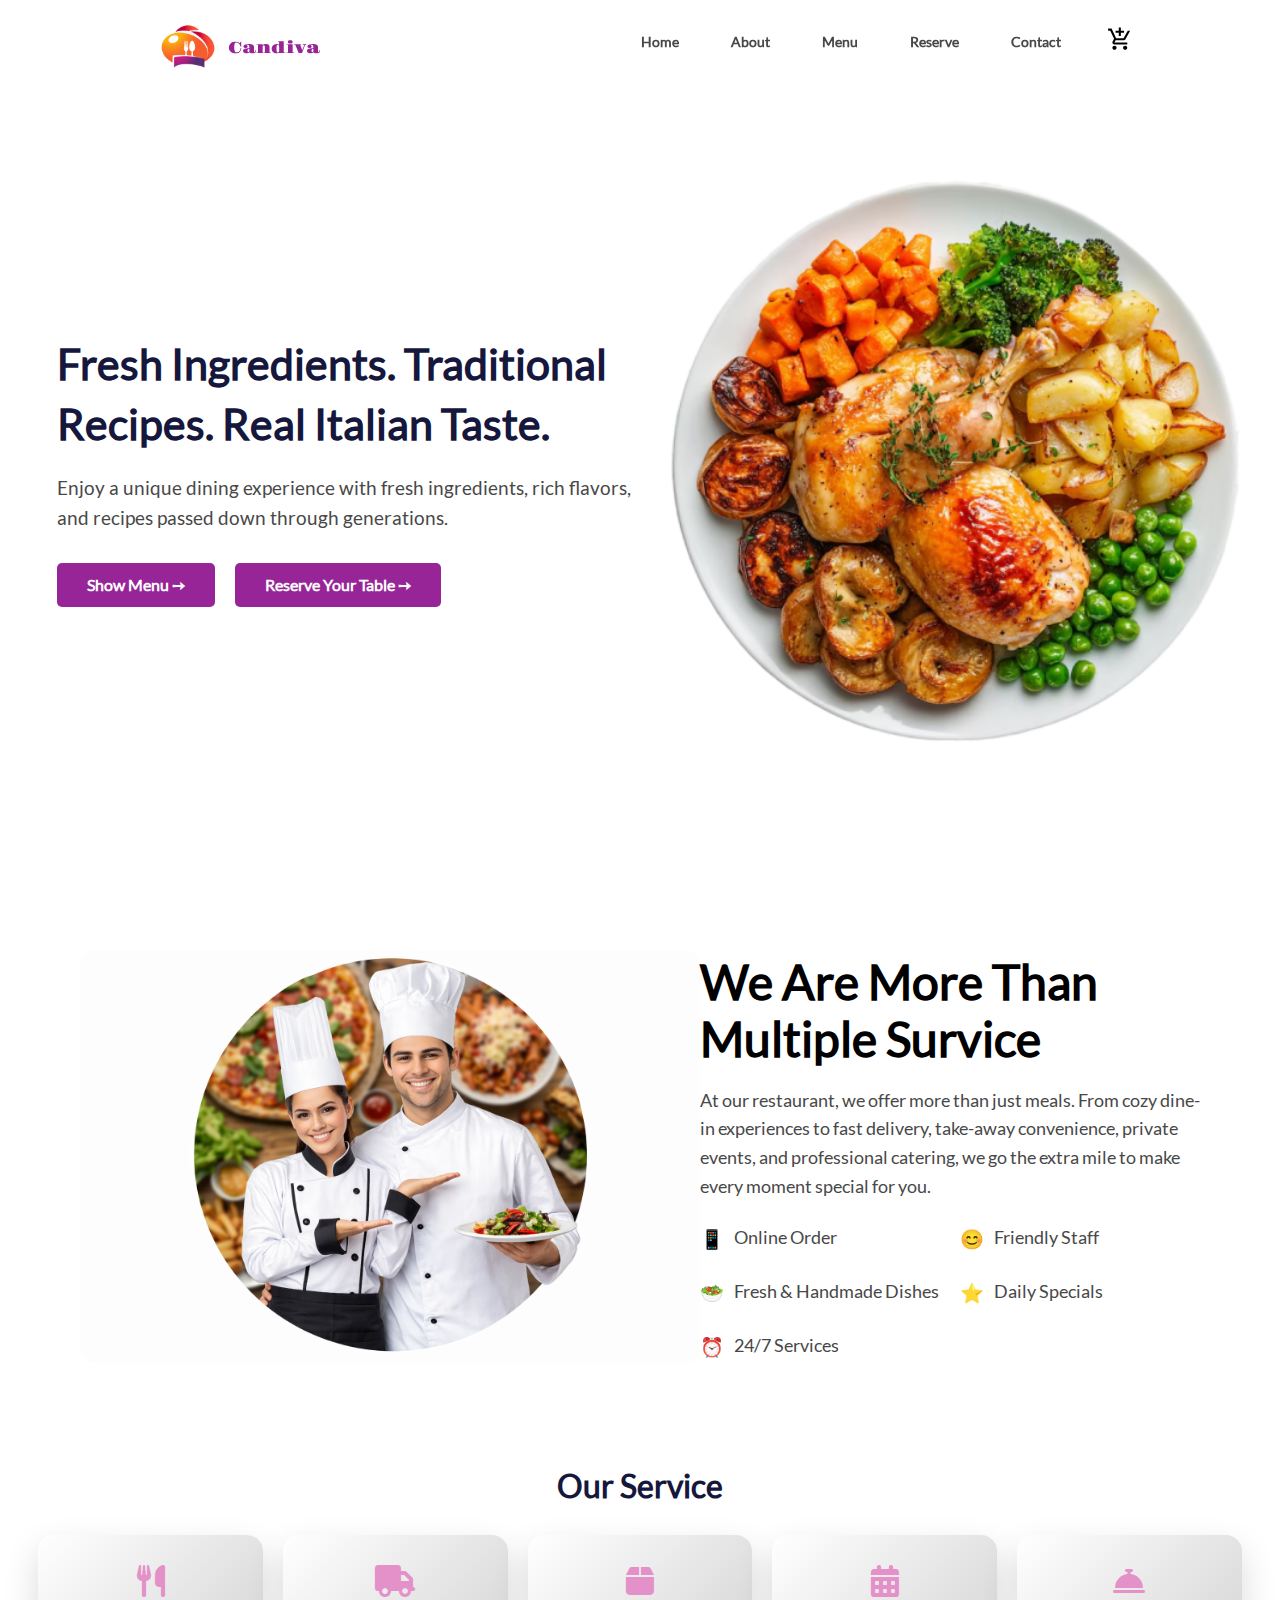
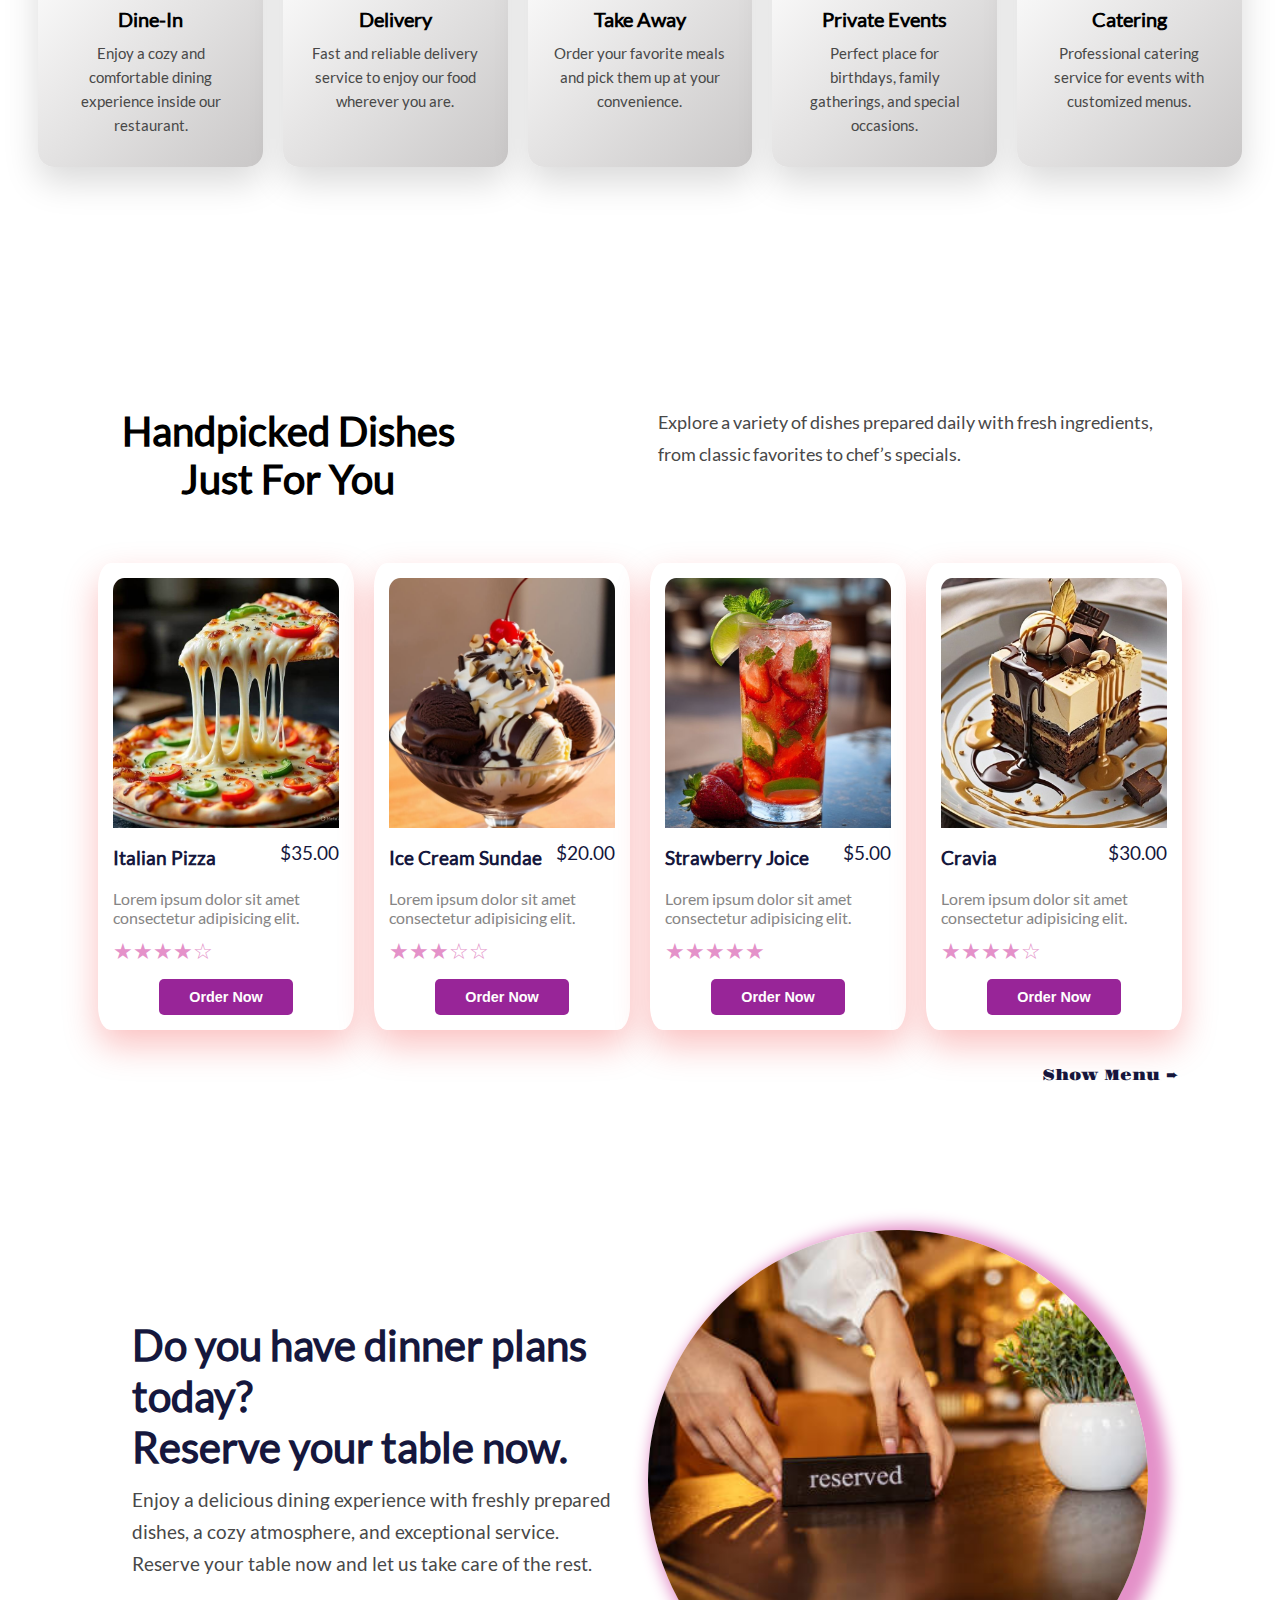
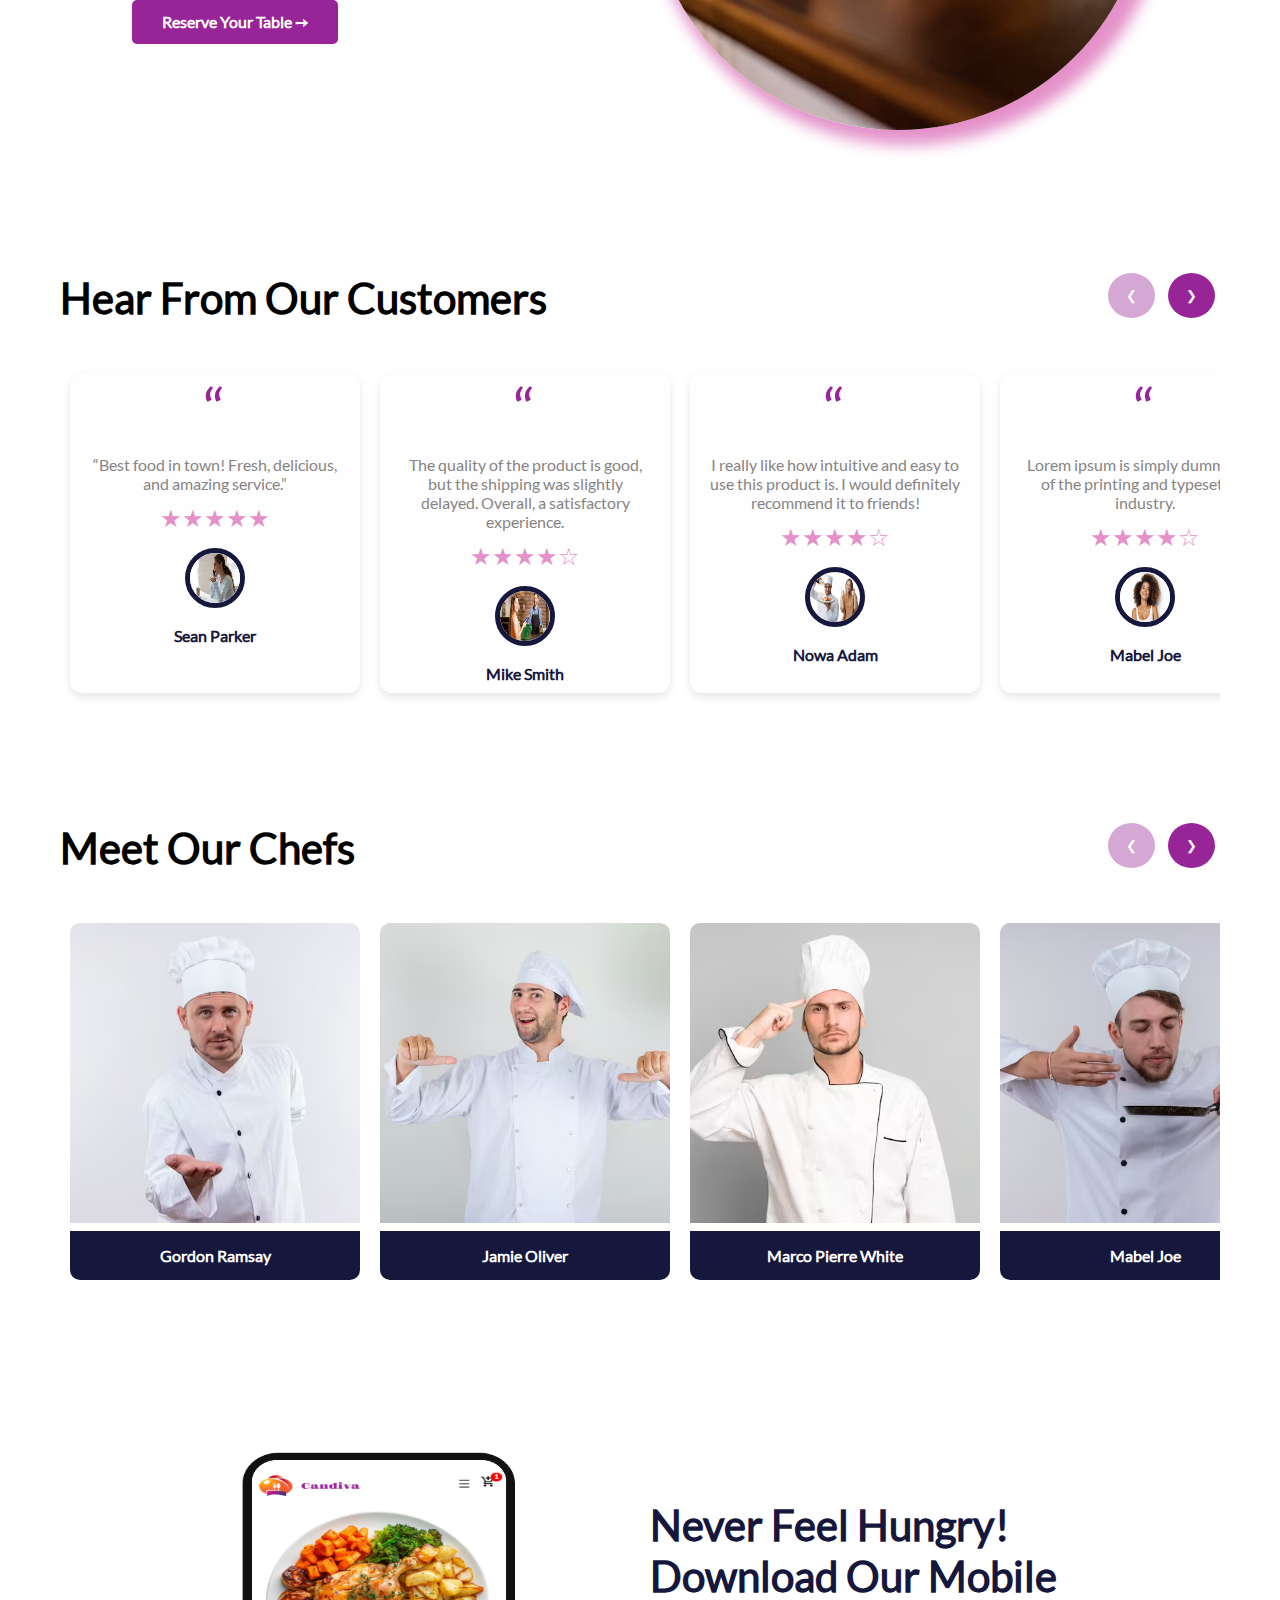
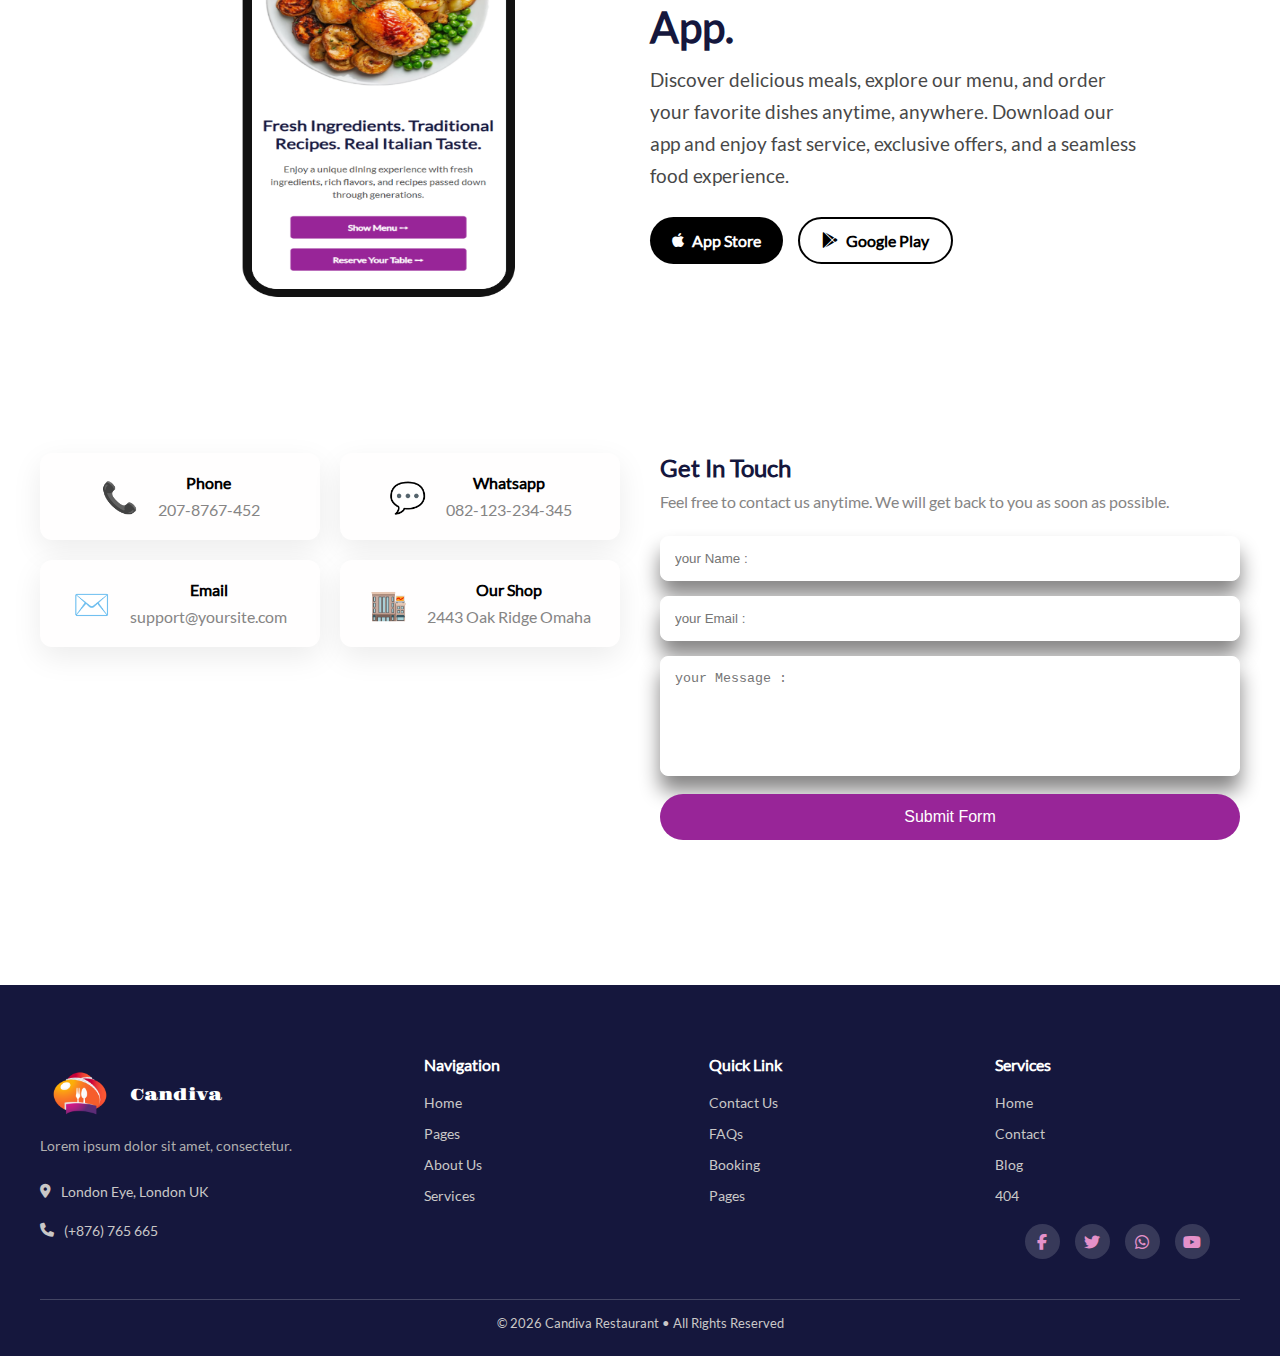
<file: index.html>
<!DOCTYPE html>
<html lang="en">

<head>
    <meta charset="UTF-8">
    <meta name="description"
        content="Candiva Restaurant offers delicious meals, pizza, burgers, and easy online table reservations. Visit us today.">
    <meta name="keywords"
        content="restaurant, food, Italian Pizza, burgers, online reservation, online order,Candiva restaurant">
    <meta name="author" content="Candiva Restaurant">
    <meta name="viewport" content="width=device-width, initial-scale=1.0">
    <title>Candiva</title>
    <!-- Google Fonts CDN -->
    <link rel="stylesheet" href="https://fonts.googleapis.com/icon?family=Material+Icons">
    <link rel="stylesheet"
        href="https://fonts.googleapis.com/css2?family=Material+Symbols+Outlined:opsz,wght,FILL,GRAD@20..48,100..700,0..1,-50..200&icon_names=add_shopping_cart" />
    <!-- Font Awesome CDN -->
    <link rel="stylesheet" href="https://cdnjs.cloudflare.com/ajax/libs/font-awesome/6.4.0/css/all.min.css">
    <link rel="icon" href="images/logo.png" type="image/x-icon">

    <link rel="stylesheet" href="index.css">

</head>

<body>
    <section id="header-section">
        <header class="navbar" id="header">
            <div class="logo">
                <img src="images/logo.png" alt="Logo" />
                <span>Candiva</span>
            </div>
            <div class="list">
                <nav id="nav">
                    <ul class="nav-links">
                        <li><a href="index.html">Home</a></li>
                        <li><a href="about.html">About</a></li>
                        <li><a href="menu.html">Menu</a></li>
                        <li><a href="reserve.html">Reserve</a></li>
                        <li><a href="contact.html">Contact</a></li>


                    </ul>

                </nav>
                <span id="menu">&#9776;</span>

                <a href="cart.html" class="icon-cart">
                    <span class="material-symbols-outlined">
                        add_shopping_cart
                    </span>
                    <span id="count">0</span>
                </a>

            </div>




        </header>
    </section>

    <section>
        <div class="hero">
            <div class="hero-content">
                <h1>Fresh Ingredients. Traditional Recipes. Real Italian Taste.</h1>
                <p> Enjoy a unique dining experience with fresh ingredients, rich flavors, and recipes passed down
                    through generations. </p>
                <div class="btn-hero">
                    <a href="menu.html" class="btn-menu"> Show Menu &#10137</a>
                    <a href="reserve.html" class="btn-reserve"> Reserve Your Table &#10137</a>

                </div>
            </div>
            <div class="image">
                <img src="images/hero.png" alt=" Italian Pizza" />
            </div>
        </div>
    </section>


    <div class="survice-info">
        <div><img src="images/Candiva Restaurant.png" alt="Candiva Restaurant " />
        </div>

        <div class="text">
            <h1>We Are More Than<br> Multiple Survice</h1>
            <p>At our restaurant, we offer more than just meals. From cozy dine-in experiences to fast delivery,
                take-away convenience, private events, and professional catering, we go the extra mile to make every
                moment special for you.</p>
            <div class="survice">
                <div>
                    <span>📱</span>
                    <p>Online Order</p>
                </div>

                <div>
                    <span>😊</span>
                    <p>Friendly Staff</p>
                </div>

                <div>
                    <span>🥗</span>
                    <p>Fresh & Handmade Dishes</p>
                </div>

                <div>
                    <span>⭐</span>
                    <p>Daily Specials</p>
                </div>

                <div>
                    <span>⏰</span>
                    <p>24/7 Services</p>
                </div>

            </div>
            <div>

            </div>
        </div>

    </div>

    <section class="services">
        <div class="container-title">
            <h2 id="title-service">Our Service</h2>

        </div>
        <div class="services-grid">

            <div class="service-card">
                <span class="icon"><i class="fas fa-utensils"></i></span>
                <h3>Dine-In</h3>
                <p>Enjoy a cozy and comfortable dining experience inside our restaurant.</p>
            </div>

            <div class="service-card">
                <span class="icon"><i class="fas fa-truck"></i></span>
                <h3>Delivery</h3>
                <p>Fast and reliable delivery service to enjoy our food wherever you are.</p>
            </div>

            <div class="service-card">
                <span class="icon"><i class="fas fa-box"></i></span>
                <h3>Take Away</h3>
                <p>Order your favorite meals and pick them up at your convenience.</p>
            </div>

            <div class="service-card">
                <span class="icon"><i class="fas fa-calendar-alt"></i></span>
                <h3>Private Events</h3>
                <p>Perfect place for birthdays, family gatherings, and special occasions.</p>
            </div>

            <div class="service-card">
                <span class="icon"><i class="fas fa-concierge-bell"></i></span>
                <h3>Catering</h3>
                <p>Professional catering service for events with customized menus.</p>
            </div>

        </div>
    </section>


    <section class="section-menu">
        <div class="menu-tittle">
            <h1>Handpicked Dishes<br> Just For You</h1>
            <p>Explore a variety of dishes prepared daily with fresh ingredients, from classic favorites to chef’s
                specials.</p>
        </div>
        <div class="menu">
            <!-- Card Example -->
            <div class="cards-menu">

                <div class="card-menu">
                    <div class="img-card">
                        <img src="images/meals/meal3.jpg" alt="Italian Pizza">
                    </div>
                    <div class="card-menu-info">
                        <p>Italian Pizza</p>
                        <span>$35.00</span>
                    </div>
                    <p>Lorem ipsum dolor sit amet consectetur adipisicing elit. </p>
                    <small>★★★★☆</small>

                    <div class="btn-order">
                        <button class="order-btn" data-name="Italian Pizza" data-price="35">Order Now</button>
                    </div>
                </div>

                <div class="card-menu">
                    <div class="img-card">
                        <img src="images/sweets/sweet5.jpg" alt="IceKreem">
                    </div>
                    <div class="card-menu-info">
                        <p>Ice Cream Sundae</p>
                        <span>$20.00</span>
                    </div>
                    <p>Lorem ipsum dolor sit amet consectetur adipisicing elit. </p>
                    <small>★★★☆☆</small>

                    <div class="btn-order">
                        <button class="order-btn" data-name="Ice Cream Sundae" data-price="20">Order Now</button>
                    </div>
                </div>

                <div class="card-menu">
                    <div class="img-card">
                        <img src="images/Juices/Juice3.jpg" alt="Strawberry Joice">
                    </div>
                    <div class="card-menu-info">
                        <p>Strawberry Joice</p>
                        <span>$5.00</span>
                    </div>
                    <p>Lorem ipsum dolor sit amet consectetur adipisicing elit. </p>
                    <small>★★★★★</small>

                    <div class="btn-order">
                        <button class="order-btn" data-name="Strawberry Joice" data-price="5">Order Now</button>
                    </div>
                </div>

                <div class="card-menu">
                    <div class="img-card">
                        <img src="images/sweets/sweet7.jpg" alt="Cravia">
                    </div>
                    <div class="card-menu-info">
                        <p>Cravia</p>
                        <span>$30.00</span>
                    </div>
                    <p>Lorem ipsum dolor sit amet consectetur adipisicing elit. </p>
                    <small>★★★★☆</small>
                    <div class="btn-order">
                        <button class="order-btn" data-name="Cravia" data-price="35">Order Now</button>
                    </div>
                </div>

            </div>
            <a href="menu.html" class="ShowMenu">Show Menu &#10152; </a>

        </div>

        <!-- Modal -->
        <div id="orderModal" class="modal">

            <div class="modal-content">
                <span class="close">&times;</span>
                <h2 id="modalTitle">Order Item</h2>
                <p id="modalPrice">$0.00</p>
                <label for="quantity">Quantity:</label>
                <input type="number" id="quantity" value="1" min="1">
                <button id="confirmOrder">Confirm Order</button>

            </div>

        </div>

    </section>
    <section>
        <div class="reserve-table">
            <div class="text">
                <h1>Do you have dinner plans today?<br> Reserve your table now.</h1>
                <p>Enjoy a delicious dining experience with freshly prepared dishes, a cozy atmosphere, and exceptional
                    service. Reserve your table now and let us take care of the rest.</p>
                <a href="reserve.html" class="btn-reserve"> Reserve Your Table &#10137</a>

            </div>
            <div class="reserve-img">
                <img src="images/istockphoto-1297364206-612x612.jpg" />
            </div>



        </div>


    </section>


    <section class="feedback slider">
        <div class="slider-container">
            <div class="title-icon">
                <div class="container-title">
                    <h2>Hear From Our Customers</h2>

                </div>
                <div>
                    <button class="nav prev">❮</button>
                    <button class="nav next">❯</button>


                </div>
            </div>

            <div class="slider-viewport">
                <div class="slider-track">
                    <div class="card">
                        <span class="quote">“</span>
                        <p>“Best food in town! Fresh, delicious, and amazing service.”</p>
                        <div class="stars">★★★★★</div>
                        <img src="images/users/user1.jpg" alt="user1">
                        <h4>Sean Parker</h4>
                    </div>

                    <div class="card">
                        <span class="quote">“</span>
                        <p>The quality of the product is good, but the shipping was slightly delayed. Overall, a
                            satisfactory experience.</p>
                        <div class="stars">★★★★☆</div>
                        <img src="images/users/user2.jpg" alt="user2">
                        <h4>Mike Smith</h4>
                    </div>

                    <div class="card">
                        <span class="quote">“</span>
                        <p>I really like how intuitive and easy to use this product is. I would definitely
                            recommend it
                            to friends!</p>
                        <div class="stars">★★★★☆</div>
                        <img src="images/users/user3.png">
                        <h4>Nowa Adam </h4>
                    </div>
                    <div class="card">
                        <span class="quote">“</span>
                        <p>Lorem ipsum is simply dummy text of the printing and typesetting industry.</p>
                        <div class="stars">★★★★☆</div>
                        <img src="images/users/user5.jpg">
                        <h4>Mabel Joe</h4>
                    </div>
                    <div class="card">
                        <span class="quote">“</span>
                        <p>This product exceeded my expectations! The service was excellent and delivery was
                            super fast
                            I hope always buy from there.</p>
                        <div class="stars">★★★★★</div>
                        <img src="images/users/user1.jpg" alt="user1">
                        <h4>Sean Parker</h4>
                    </div>


                </div>
            </div>

        </div>
    </section>

    <section class="chef slider">
        <div class="slider-container">
            <div class="title-icon">
                <div class="container-title">
                    <h2>Meet Our Chefs</h2>

                </div>
                <div>
                    <button class="nav prev">❮</button>
                    <button class="nav next">❯</button>

                </div>
            </div>

            <div class="slider-viewport">
                <div class="slider-track">
                    <div class="card chef">
                        <img src="images/chef/chef1.avif">
                        <h4>Gordon Ramsay</h4>
                    </div>

                    <div class="card chef">
                        <img src="images/chef/chef2.avif" alt="chef2">
                        <h4>Jamie Oliver</h4>
                    </div>

                    <div class="card chef">
                        <img src="images//chef/chef3.avif" alt="chef3">
                        <h4>Marco Pierre White</h4>
                    </div>
                    <div class="card chef">
                        <img src="images/chef/chef4.avif" alt="chef4">
                        <h4>Mabel Joe</h4>
                    </div>
                    <div class="card chef">
                        <img src="images/chef/chef5.avif" alt="chef5">
                        <h4>Alain Ducasse</h4>
                    </div>
                    <div class="card chef">
                        <img src="images/chef/chef6.jpg" alt="chef5">
                        <h4>Heston Blumenthal</h4>
                    </div>
                </div>
            </div>
        </div>
    </section>
    <section>
        <div class="reserve-table">
            <div class="web-img">
                <img src="images/website.png" alt="Candiva Restaurant " />
            </div>
            <div class="text">
                <h1> Never Feel Hungry! <br>Download Our Mobile App.</h1>
                <p>
                    Discover delicious meals, explore our menu, and order your favorite dishes
                    anytime, anywhere. Download our app and enjoy fast service, exclusive offers,
                    and a seamless food experience.


                <div class="app-buttons">
                    <a href="https://candiva-restaurant.netlify.app" class="store-btn apple" target="_blank">
                        <i class="fa-brands fa-apple"></i> App Store

                    </a>
                    <a href="https://candiva-restaurant.netlify.app" class="store-btn google">
                        <i class="fa-brands fa-google-play"></i> Google Play
                    </a>
                </div>
            </div>



        </div>
    </section>


    <section class="contact-section">
        <div class="contact-container">

            <!-- Left -->
            <div class="contact-info">
                <div class="box">
                    <div class="info-box">
                        <span>📞</span>
                        <div>
                            <h4>Phone</h4>
                            <p>207-8767-452</p>
                        </div>

                    </div>

                    <div class="info-box">
                        <span>💬</span>
                        <div>
                            <h4>Whatsapp</h4>
                            <p>082-123-234-345</p>
                        </div>

                    </div>

                    <div class="info-box">
                        <span>✉️</span>
                        <div>
                            <h4>Email</h4>
                            <p>support@yoursite.com</p>
                        </div>

                    </div>

                    <div class="info-box">
                        <span>🏬</span>
                        <div>
                            <h4>Our Shop</h4>
                            <p>2443 Oak Ridge Omaha </p>
                        </div>

                    </div>

                </div>

                <div class="map">
                    <iframe src="https://maps.google.com/maps?q=london&t=&z=13&ie=UTF8&iwloc=&output=embed">
                    </iframe>
                </div>
            </div>

            <!-- Right -->
            <div class="contact-form">
                <h2>Get In Touch</h2>
                <p>Feel free to contact us anytime. We will get back to you as soon as possible.</p>

                <form id="contactForm" action="https://api.web3forms.com/submit" method="POST">
                    <input type="hidden" name="access_key" value="da12db88-aa08-49df-9064-e64953d745bb">
                    <input type="hidden" name="subject" value="New Message from your Website">

                    <input type="text" name="name" required placeholder="your Name : ">
                    <input type="email" name="email" required placeholder="your Email : ">
                    <textarea name="message" required placeholder="your Message : "></textarea>
                    <button type="submit">Submit Form</button>
                </form>
            </div>

        </div>
    </section>
    <footer class="footer">
        <div class="footer-container">
            <!-- Brand -->
            <div class="footer-col brand">
                <div class="footer-logo">
                    <img src="images/logo.png" alt="Logo" />
                    <span>Candiva</span>
                </div>
                <p>Lorem ipsum dolor sit amet, consectetur.</p>

                <div class="contact-line">
                    <i class="fa-solid fa-location-dot"></i>
                    <span>London Eye, London UK</span>
                </div>

                <div class="contact-line">
                    <i class="fa-solid fa-phone"></i>
                    <span>(+876) 765 665</span>
                </div>
            </div>
            <!-- Navigation -->
            <div class="footer-col">
                <h4>Navigation</h4>
                <ul>
                    <li><a href="#">Home</a></li>
                    <li><a href="#">Pages</a></li>
                    <li><a href="#">About Us</a></li>
                    <li><a href="#">Services</a></li>
                </ul>
            </div>
            <!-- Quick Link -->
            <div class="footer-col">
                <h4>Quick Link</h4>
                <ul>
                    <li><a href="#">Contact Us</a></li>
                    <li><a href="#">FAQs</a></li>
                    <li><a href="#">Booking</a></li>
                    <li><a href="#">Pages</a></li>
                </ul>
            </div>
            <!-- Services -->
            <div class="footer-col">
                <h4>Services</h4>
                <ul>
                    <li><a href="#">Home</a></li>
                    <li><a href="#">Contact</a></li>
                    <li><a href="#">Blog</a></li>
                    <li><a href="#">404</a></li>
                </ul>


                <div class="social">
                    <i class="fa-brands fa-facebook-f"></i>
                    <i class="fa-brands fa-twitter"></i>
                    <i class="fa-brands fa-whatsapp"></i>

                    <i class="fa-brands fa-youtube"></i>
                </div>
            </div>

        </div>

        <div class="footer-bottom">
            © 2026 Candiva Restaurant • All Rights Reserved
        </div>
    </footer>

    <script src="js/header.js" defer></script>
    <script src="js/model.js" defer></script>
    <script src="js/form.js" defer></script>
    <script src="js/slider.js" defer></script>

</body>

</html>
</file>
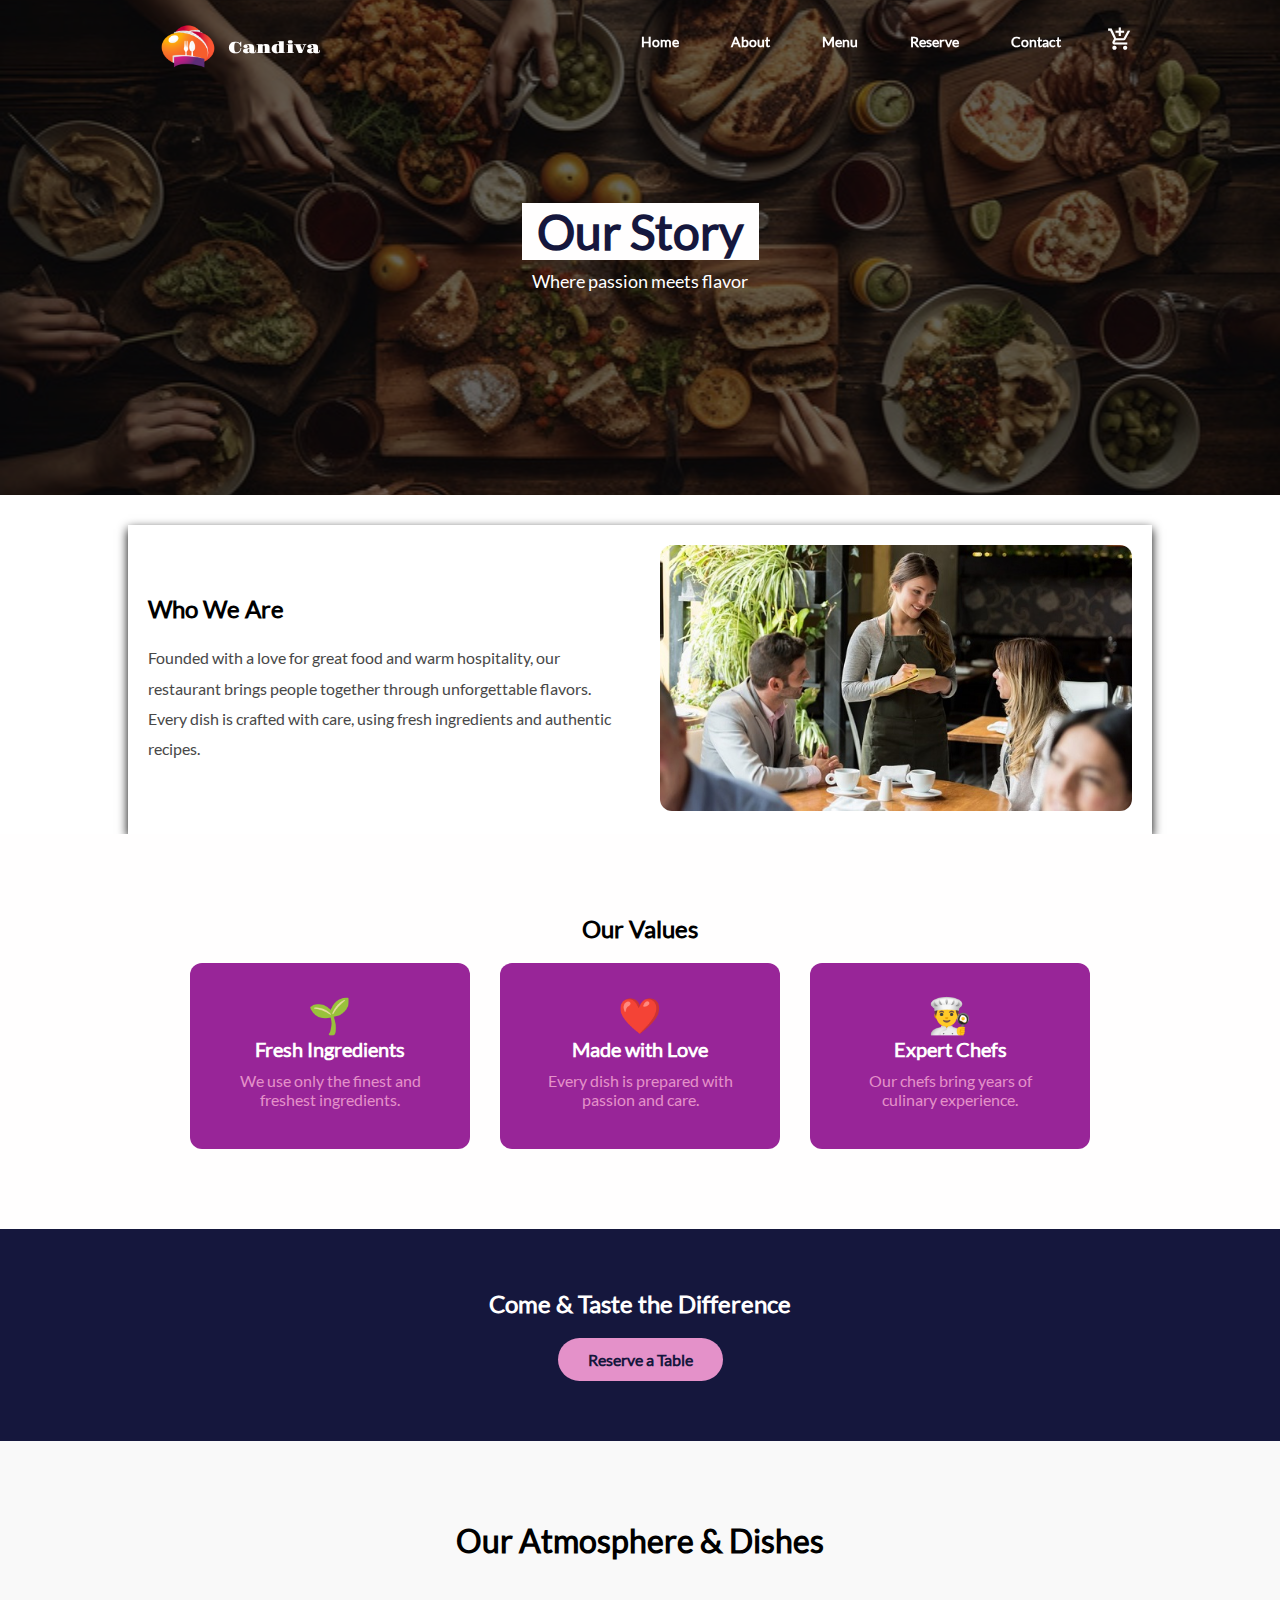
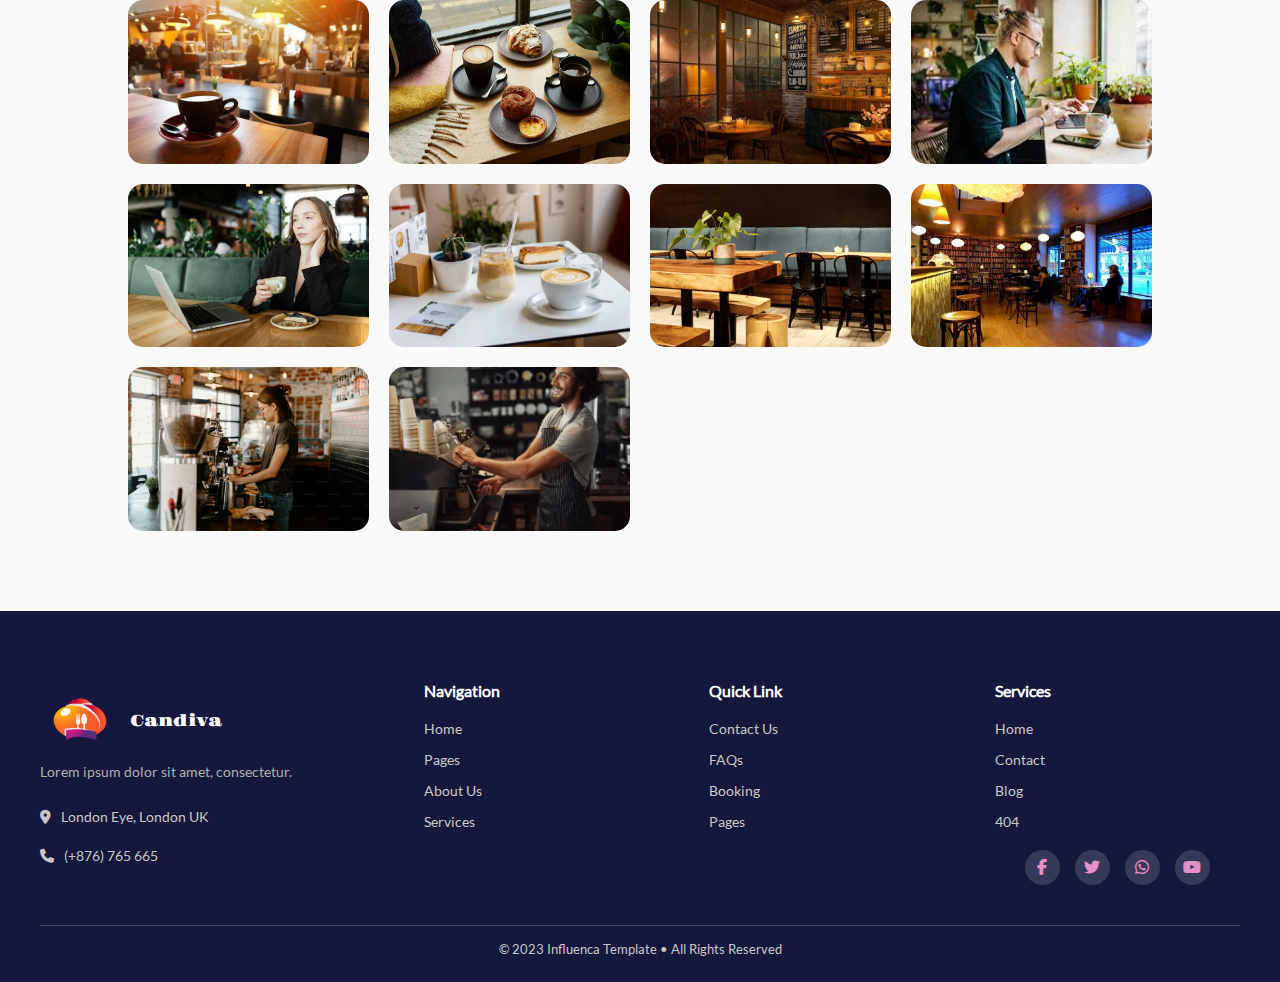
<file: about.html>
<!DOCTYPE html>
<html lang="en">

<head>
    <meta charset="UTF-8">
    <meta name="viewport" content="width=device-width, initial-scale=1.0">
     <title>About Us | Candiva</title>

    <!-- Google Fonts CDN -->
    <link rel="stylesheet" href="https://fonts.googleapis.com/icon?family=Material+Icons">
    <link rel="stylesheet"
        href="https://fonts.googleapis.com/css2?family=Material+Symbols+Outlined:opsz,wght,FILL,GRAD@20..48,100..700,0..1,-50..200&icon_names=add_shopping_cart" />
    <!-- Font Awesome CDN -->
    <link rel="stylesheet" href="https://cdnjs.cloudflare.com/ajax/libs/font-awesome/6.4.0/css/all.min.css">

    <link rel="icon" href="images/logo.png" type="image/x-icon">

    <link rel="stylesheet" href="index.css">
</head>

<body>
    <section id="header-section">
        <header class="navbar about" id="header">
            <div class="logo">
                <img src="images/logo.png" alt="Logo" />
                <span>Candiva</span>
            </div>
            <div class="list">
                <nav id="nav">
                   <ul class="nav-links">
                        <li><a href="index.html">Home</a></li>
                        <li><a href="about.html">About</a></li>
                        <li><a href="menu.html">Menu</a></li>
                         <li><a href="reserve.html">Reserve</a></li>
                        <li><a href="contact.html">Contact</a></li>
                       

                    </ul>

                </nav>
                <span id="menu">&#9776;</span>

                <a href="cart.html" class="icon-cart">
                    <span class="material-symbols-outlined">
                        add_shopping_cart
                    </span>
                    <span id="count">0</span>
                </a>

            </div>




        </header>
    </section>

<!-- Hero Section -->
<section class="about-hero">
    <div class="overlay">
        <h1>Our Story</h1>
        <p>Where passion meets flavor</p>
    </div>
</section>

<!-- Our Story -->
<section class="about-section">
    <div class="about-info">
        <div class="text">
            <h2>Who We Are</h2>
            <p>
                Founded with a love for great food and warm hospitality, our restaurant brings
                people together through unforgettable flavors. Every dish is crafted with care,
                using fresh ingredients and authentic recipes.
            </p>
        </div>
        <div class="image">
            <img src="images/image10.jpg" alt="Restaurant Story">
        </div>
    </div>
</section>

<!-- Mission & Values -->
<section class="values">
    <h2>Our Values</h2>
    <div class="values-box">
        <div class="value">
            <span>🌱</span>
            <h3>Fresh Ingredients</h3>
            <p>We use only the finest and freshest ingredients.</p>
        </div>
        <div class="value">
            <span>❤️</span>
            <h3>Made with Love</h3>
            <p>Every dish is prepared with passion and care.</p>
        </div>
        <div class="value">
            <span>👨‍🍳</span>
            <h3>Expert Chefs</h3>
            <p>Our chefs bring years of culinary experience.</p>
        </div>
    </div>
</section>
<section class="cta">
    <h2>Come & Taste the Difference</h2>
    <a href="reserve.html">Reserve a Table</a>
</section>

<!-- Image Gallery -->
<section class="gallery">
    <h2>Our Atmosphere & Dishes</h2>

    <div class="gallery-grid">
        <div class="gallery-item">
            <img src="images/gallery/Coffee-shop.jpg" alt="Restaurant Food">
        </div>
        <div class="gallery-item">
            <img src="images/gallery/gallery1.webp" alt="Restaurant Interior">
        </div>
        <div class="gallery-item">
            <img src="images/gallery/hq720.jpg" alt="Chef Cooking">
        </div>
        <div class="gallery-item">
            <img src="images/gallery/images.jpg" alt="Dining Table">
        </div>
        <div class="gallery-item">
            <img src="images/gallery/young-beauty-woman-working-laptop-coffee-shop_231208-4731.avif" alt="Dessert">
        </div>
        <div class="gallery-item">
            <img src="images/gallery/coffee_shop_table_ideas_600x600_crop_center.webp" alt="Coffee & Drinks">
        </div>
         <div class="gallery-item">
            <img src="images/gallery/comment_ouvrir_un_cafe-521621.webp" alt="Coffee & Drinks">
        </div>
         <div class="gallery-item">
            <img src="images/gallery/kelet.jpg" alt="Coffee & Drinks">
            </div>
             <div class="gallery-item">
            <img src="images/gallery/premium_photo-1663932464823-1e85942a1115.avif" alt="Coffee & Drinks">
        </div>
        <div class="gallery-item">
            <img src="images/gallery/barista.webp" alt="Coffee & Drinks">
        </div>
       
    </div>
</section>
 <footer class="footer">
        <div class="footer-container">
            <!-- Brand -->
            <div class="footer-col brand">
                <div class="footer-logo">
                    <img src="images/logo.png" alt="Logo" />
                    <span>Candiva</span>
                </div>
                <p>Lorem ipsum dolor sit amet, consectetur.</p>

                <div class="contact-line">
                    <i class="fa-solid fa-location-dot"></i>
                    <span>London Eye, London UK</span>
                </div>

                <div class="contact-line">
                    <i class="fa-solid fa-phone"></i>
                    <span>(+876) 765 665</span>
                </div>
            </div>
            <!-- Navigation -->
            <div class="footer-col">
                <h4>Navigation</h4>
                <ul>
                    <li><a href="#">Home</a></li>
                    <li><a href="#">Pages</a></li>
                    <li><a href="#">About Us</a></li>
                    <li><a href="#">Services</a></li>
                </ul>
            </div>
            <!-- Quick Link -->
            <div class="footer-col">
                <h4>Quick Link</h4>
                <ul>
                    <li><a href="#">Contact Us</a></li>
                    <li><a href="#">FAQs</a></li>
                    <li><a href="#">Booking</a></li>
                    <li><a href="#">Pages</a></li>
                </ul>
            </div>
            <!-- Services -->
            <div class="footer-col">
                <h4>Services</h4>
                <ul>
                    <li><a href="#">Home</a></li>
                    <li><a href="#">Contact</a></li>
                    <li><a href="#">Blog</a></li>
                    <li><a href="#">404</a></li>
                </ul>


                <div class="social">
                    <i class="fa-brands fa-facebook-f"></i>
                    <i class="fa-brands fa-twitter"></i>
                    <i class="fa-brands fa-whatsapp"></i>

                    <i class="fa-brands fa-youtube"></i>
                </div>
            </div>

        </div>

        <div class="footer-bottom">
            © 2023 Influenca Template • All Rights Reserved
        </div>
    </footer>

<!-- Call to Action -->
<script src="js/header.js" defer></script>
    <script src="js/model.js" defer></script>

</body>
</html>

    </body>
    </html>
</file>
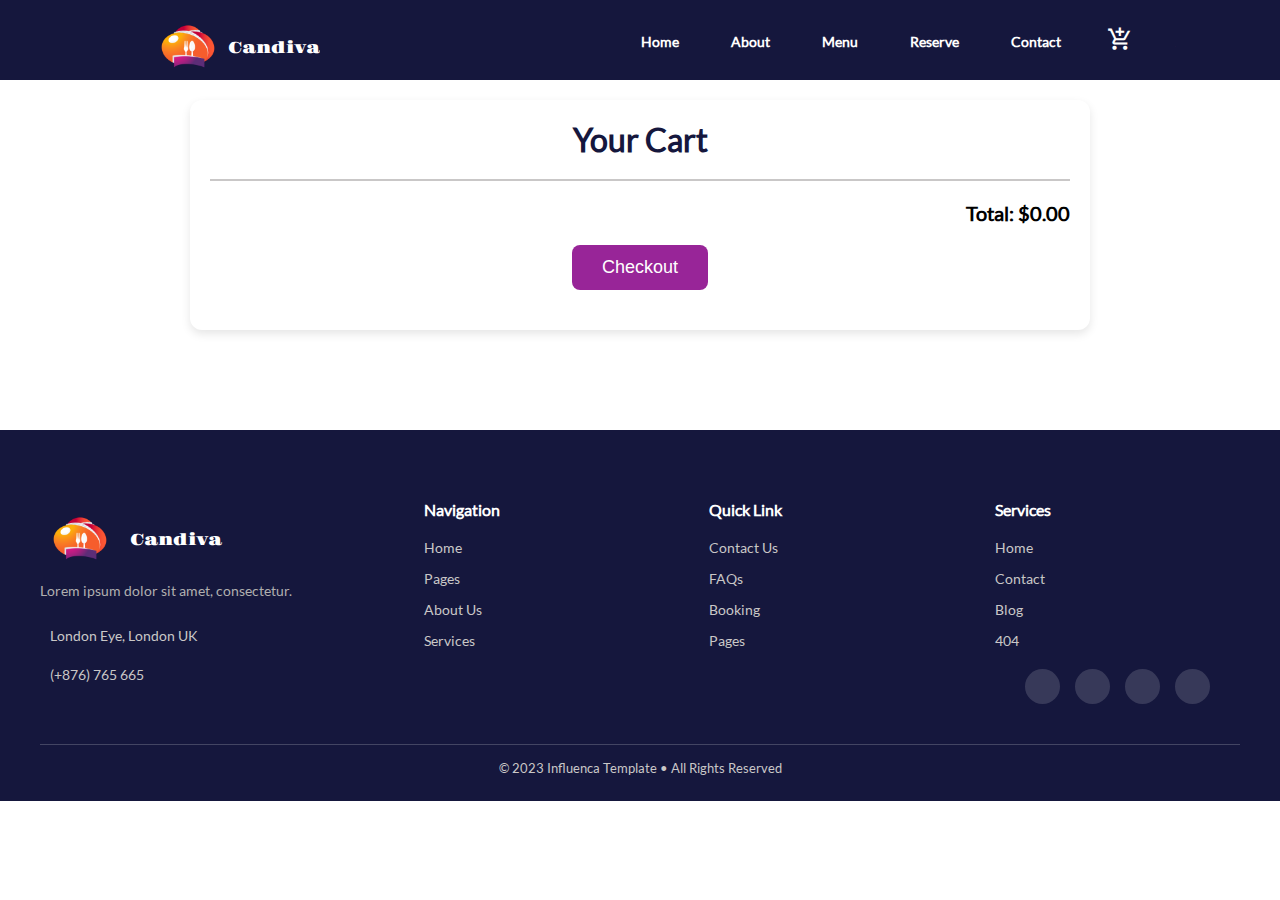
<file: cart.html>
<!DOCTYPE html>
<html lang="en">

<head>
    <meta charset="UTF-8">
    <meta name="viewport" content="width=device-width, initial-scale=1.0">
    <link rel="stylesheet"
        href="https://fonts.googleapis.com/css2?family=Material+Symbols+Outlined:opsz,wght,FILL,GRAD@20..48,100..700,0..1,-50..200&icon_names=add_shopping_cart" />
    <title>Candiva || Your Cart</title>
    <link rel="icon" href="images/logo.png" type="image/x-icon">

    <link rel="stylesheet" href="index.css">

</head>

<body>
    <section id="header-section ">
        <header class="navbar cart" id="header">
            <div class="logo">
                <img src="images/logo.png" alt="Logo" />
                <span>Candiva</span>
            </div>
            <div class="list">
                <nav id="nav">
                    <ul class="nav-links">
                        <li><a href="index.html">Home</a></li>
                        <li><a href="about.html">About</a></li>
                        <li><a href="menu.html">Menu</a></li>
                        <li><a href="reserve.html">Reserve</a></li>
                        <li><a href="contact.html">Contact</a></li>


                    </ul>

                </nav>
                <span id="menu">&#9776;</span>

                <a href="cart.html" class="icon-cart">
                    <span class="material-symbols-outlined">
                        add_shopping_cart
                    </span>
                    <span id="count">0</span>
                </a>
            </div>




        </header>
    </section>

    <div class="container">
        <h1>Your Cart</h1>
        <div class="cart-items" id="cartItems">
            <!-- Cart items will appear here -->
        </div>
        <p class="total">Total: $<span id="cartTotal">0.00</span></p>
        <button class="checkout-btn" id="checkoutBtn">Checkout</button>
    </div>
    <footer class="footer">
        <div class="footer-container">
            <!-- Brand -->
            <div class="footer-col brand">
                <div class="footer-logo">
                    <img src="images/logo.png" alt="Logo" />
                    <span>Candiva</span>
                </div>
                <p>Lorem ipsum dolor sit amet, consectetur.</p>

                <div class="contact-line">
                    <i class="fa-solid fa-location-dot"></i>
                    <span>London Eye, London UK</span>
                </div>

                <div class="contact-line">
                    <i class="fa-solid fa-phone"></i>
                    <span>(+876) 765 665</span>
                </div>
            </div>
            <!-- Navigation -->
            <div class="footer-col">
                <h4>Navigation</h4>
                <ul>
                    <li><a href="#">Home</a></li>
                    <li><a href="#">Pages</a></li>
                    <li><a href="#">About Us</a></li>
                    <li><a href="#">Services</a></li>
                </ul>
            </div>
            <!-- Quick Link -->
            <div class="footer-col">
                <h4>Quick Link</h4>
                <ul>
                    <li><a href="#">Contact Us</a></li>
                    <li><a href="#">FAQs</a></li>
                    <li><a href="#">Booking</a></li>
                    <li><a href="#">Pages</a></li>
                </ul>
            </div>
            <!-- Services -->
            <div class="footer-col">
                <h4>Services</h4>
                <ul>
                    <li><a href="#">Home</a></li>
                    <li><a href="#">Contact</a></li>
                    <li><a href="#">Blog</a></li>
                    <li><a href="#">404</a></li>
                </ul>


                <div class="social">
                    <i class="fa-brands fa-facebook-f"></i>
                    <i class="fa-brands fa-twitter"></i>
                    <i class="fa-brands fa-whatsapp"></i>

                    <i class="fa-brands fa-youtube"></i>
                </div>
            </div>

        </div>

        <div class="footer-bottom">
            © 2023 Influenca Template • All Rights Reserved
        </div>
    </footer>
    <script src="js/header.js" defer></script>
    <script src="js/model.js" defer></script>
    <script src="js/cart.js" defer></script>






</body>

</html>
</file>
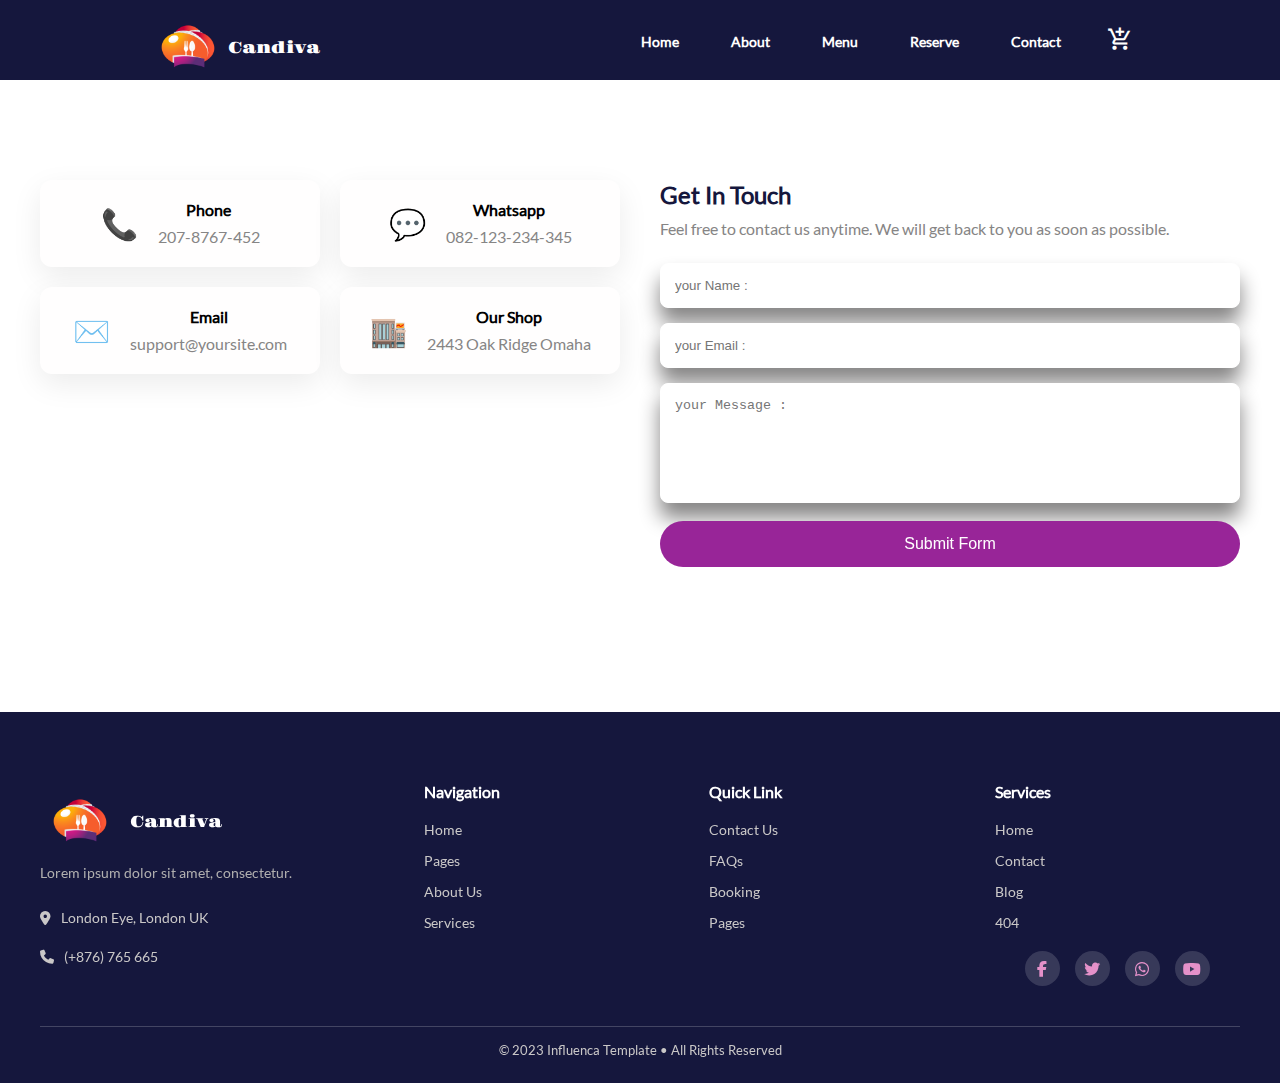
<file: contact.html>
<!DOCTYPE html>
<html lang="en">

<head>
    <meta charset="UTF-8">
    <meta name="viewport" content="width=device-width, initial-scale=1.0">
    <title>Candiva || Contact Us</title> <!-- Google Fonts CDN -->

    <link rel="stylesheet"
        href="https://fonts.googleapis.com/css2?family=Material+Symbols+Outlined:opsz,wght,FILL,GRAD@20..48,100..700,0..1,-50..200&icon_names=add_shopping_cart" />
    <!-- Font Awesome CDN -->
    <link rel="stylesheet" href="https://cdnjs.cloudflare.com/ajax/libs/font-awesome/6.4.0/css/all.min.css">

    <link rel="icon" href="images/logo.png" type="image/x-icon">

    <link rel="stylesheet" href="index.css">
    <title>Sample HTML Page</title>
</head>

<body>
    <section id="header-section">
        <header class="navbar cart " id="header">
            <div class="logo">
                <img src="images/logo.png" alt="Logo" />
                <span>Candiva</span>
            </div>
            <div class="list">
                <nav id="nav">
                   <ul class="nav-links">
                        <li><a href="index.html">Home</a></li>
                        <li><a href="about.html">About</a></li>
                        <li><a href="menu.html">Menu</a></li>
                         <li><a href="reserve.html">Reserve</a></li>
                        <li><a href="contact.html">Contact</a></li>
                       

                    </ul>

                </nav>
                <span id="menu">&#9776;</span>

                <a href="cart.html" class="icon-cart">
                    <span class="material-symbols-outlined">
                        add_shopping_cart
                    </span>
                    <span id="count">0</span>
                </a>
            </div>
        </header>
    </section>
    <section class="contact-section" style="margin-top: 100px;">
        <div class="contact-container">

            <!-- Left -->
            <div class="contact-info">
                <div class="box">
                    <div class="info-box">
                        <span>📞</span>
                        <div>
                            <h4>Phone</h4>
                            <p>207-8767-452</p>
                        </div>

                    </div>

                    <div class="info-box">
                        <span>💬</span>
                        <div>
                            <h4>Whatsapp</h4>
                            <p>082-123-234-345</p>
                        </div>

                    </div>

                    <div class="info-box">
                        <span>✉️</span>
                        <div>
                            <h4>Email</h4>
                            <p>support@yoursite.com</p>
                        </div>

                    </div>

                    <div class="info-box">
                        <span>🏬</span>
                        <div>
                            <h4>Our Shop</h4>
                            <p>2443 Oak Ridge Omaha </p>
                        </div>

                    </div>

                </div>

                <div class="map">
                    <iframe src="https://maps.google.com/maps?q=london&t=&z=13&ie=UTF8&iwloc=&output=embed">
                    </iframe>
                </div>
            </div>

            <!-- Right -->
            <div class="contact-form">
                <h2>Get In Touch</h2>
                <p>Feel free to contact us anytime. We will get back to you as soon as possible.</p>

                <form action="https://api.web3forms.com/submit" method="POST">
                    <input type="hidden" name="access_key" value="da12db88-aa08-49df-9064-e64953d745bb">
                    <input type="hidden" name="subject" value="New Message from your Website">

                    <input type="text" name="name" required placeholder="your Name : ">
                    <input type="email" name="email" required placeholder="your Email : ">
                    <textarea name="message" required placeholder="your Message : "></textarea>
                    <button type="submit">Submit Form</button>
                </form>




            </div>

        </div>
    </section>

    <footer class="footer">
        <div class="footer-container">
            <!-- Brand -->
            <div class="footer-col brand">
                <div class="footer-logo">
                    <img src="images/logo.png" alt="Logo" />
                    <span>Candiva</span>
                </div>
                <p>Lorem ipsum dolor sit amet, consectetur.</p>

                <div class="contact-line">
                    <i class="fa-solid fa-location-dot"></i>
                    <span>London Eye, London UK</span>
                </div>

                <div class="contact-line">
                    <i class="fa-solid fa-phone"></i>
                    <span>(+876) 765 665</span>
                </div>
            </div>
            <!-- Navigation -->
            <div class="footer-col">
                <h4>Navigation</h4>
                <ul>
                    <li><a href="#">Home</a></li>
                    <li><a href="#">Pages</a></li>
                    <li><a href="#">About Us</a></li>
                    <li><a href="#">Services</a></li>
                </ul>
            </div>
            <!-- Quick Link -->
            <div class="footer-col">
                <h4>Quick Link</h4>
                <ul>
                    <li><a href="#">Contact Us</a></li>
                    <li><a href="#">FAQs</a></li>
                    <li><a href="#">Booking</a></li>
                    <li><a href="#">Pages</a></li>
                </ul>
            </div>
            <!-- Services -->
            <div class="footer-col">
                <h4>Services</h4>
                <ul>
                    <li><a href="#">Home</a></li>
                    <li><a href="#">Contact</a></li>
                    <li><a href="#">Blog</a></li>
                    <li><a href="#">404</a></li>
                </ul>


                <div class="social">
                    <i class="fa-brands fa-facebook-f"></i>
                    <i class="fa-brands fa-twitter"></i>
                    <i class="fa-brands fa-whatsapp"></i>

                    <i class="fa-brands fa-youtube"></i>
                </div>
            </div>

        </div>

        <div class="footer-bottom">
            © 2023 Influenca Template • All Rights Reserved
        </div>
    </footer>


    <script src="js/header.js" defer></script>
    <script src="js/model.js" defer></script>
    <script src="js/form.js" defer></script>
    
    


</body>

</html>
</file>
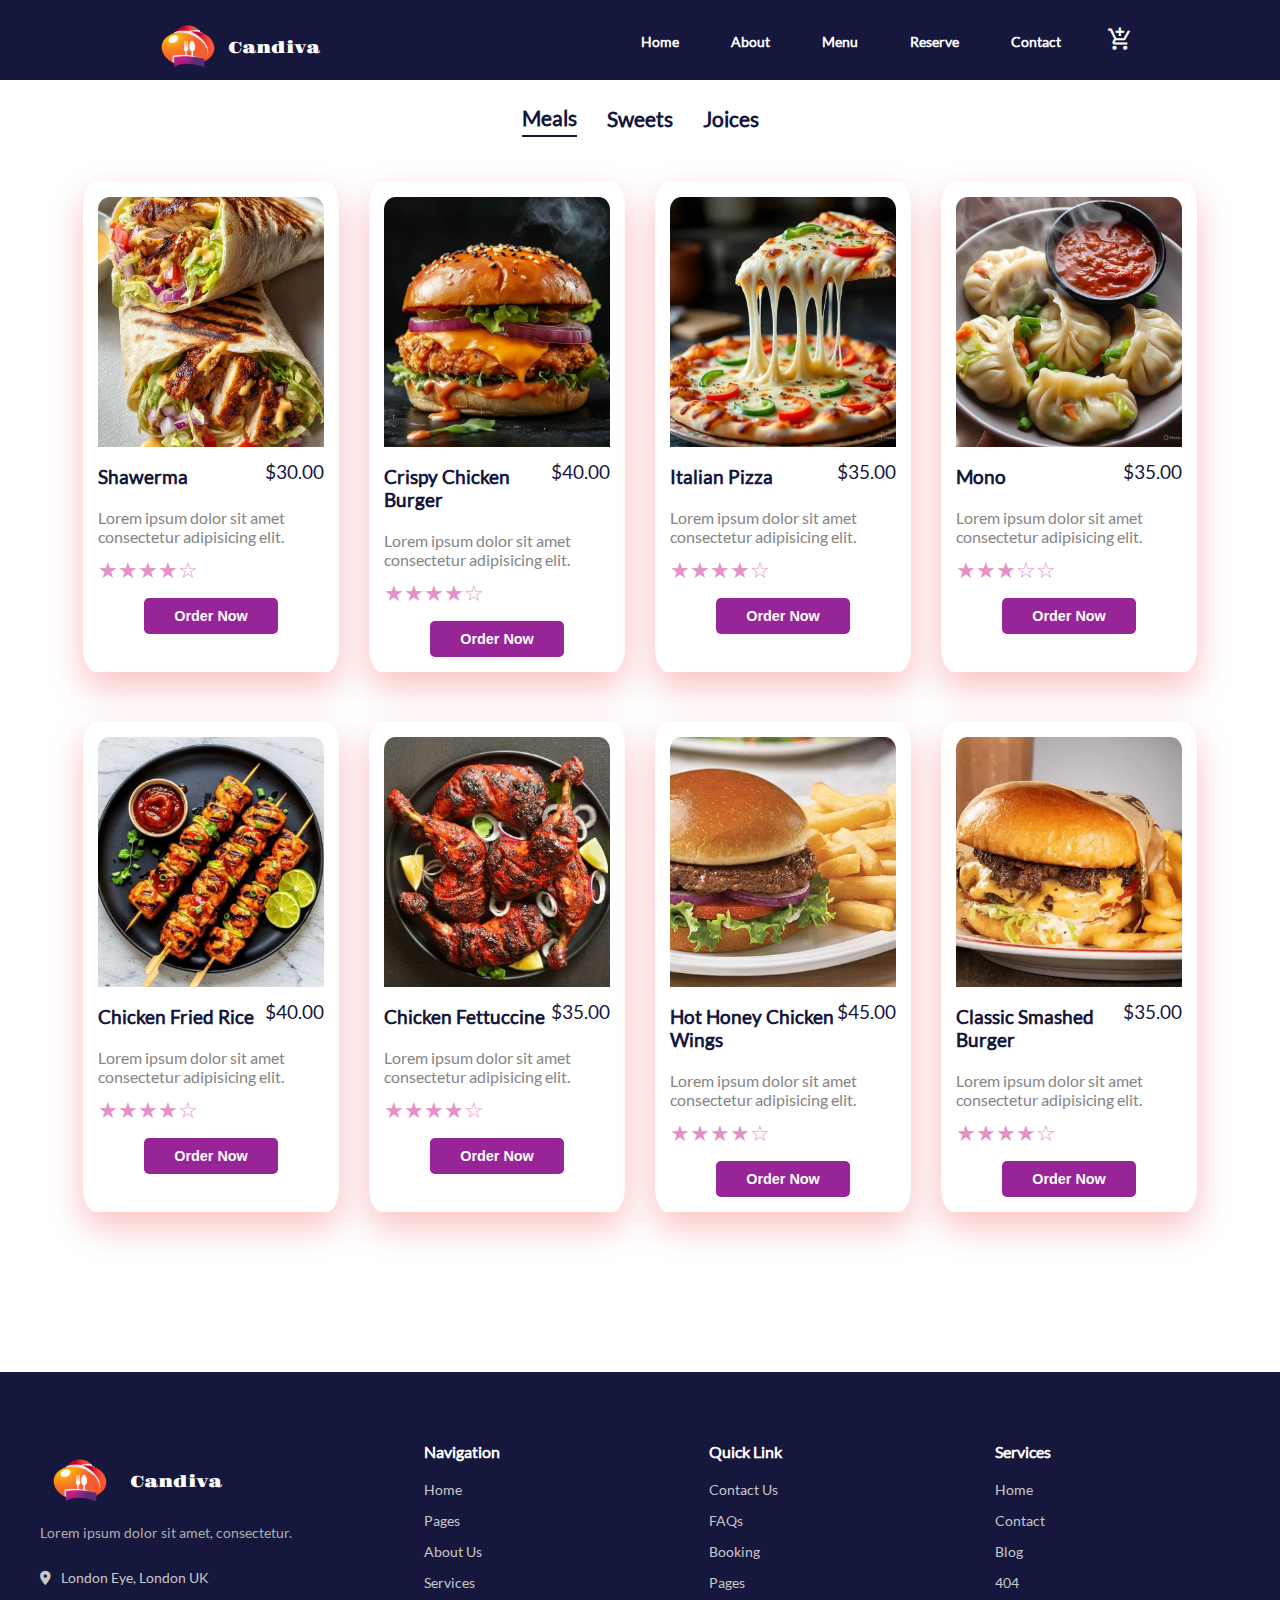
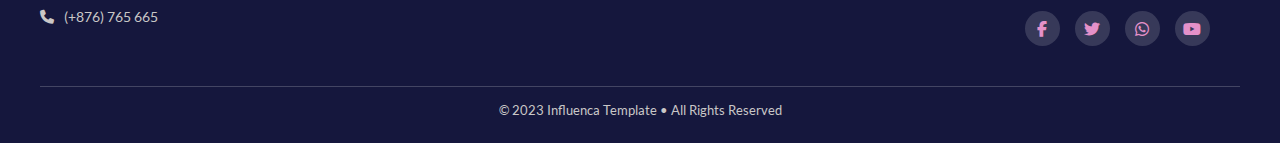
<file: menu.html>
<!DOCTYPE html>
<html lang="en">

<head>
    <meta charset="UTF-8">
    <meta name="viewport" content="width=device-width, initial-scale=1.0">
    <title>Candiva || Menu</title>
    <!-- Google Fonts CDN -->
    <link rel="stylesheet" href="https://fonts.googleapis.com/icon?family=Material+Icons">
    <link rel="stylesheet"
        href="https://fonts.googleapis.com/css2?family=Material+Symbols+Outlined:opsz,wght,FILL,GRAD@20..48,100..700,0..1,-50..200&icon_names=add_shopping_cart" />
    <!-- Font Awesome CDN -->
    <link rel="stylesheet" href="https://cdnjs.cloudflare.com/ajax/libs/font-awesome/6.4.0/css/all.min.css">

    <link rel="icon" href="images/logo.png" type="image/x-icon">
    <link rel="stylesheet" href="index.css">
</head>

<body>
    <section id="header-section">
        <header class="navbar cart" id="header">
            <div class="logo">
                <img src="images/logo.png" alt="Logo" />
                <span>Candiva</span>
            </div>
            <div class="list">
                <nav id="nav">
                  <ul class="nav-links">
                        <li><a href="index.html">Home</a></li>
                        <li><a href="about.html">About</a></li>
                        <li><a href="menu.html">Menu</a></li>
                         <li><a href="reserve.html">Reserve</a></li>
                        <li><a href="contact.html">Contact</a></li>
                       

                    </ul>

                </nav>
                <span id="menu">&#9776;</span>

                <a href="cart.html" class="icon-cart">
                    <span class="material-symbols-outlined">
                        add_shopping_cart
                    </span>
                    <span id="count">0</span>
                </a>
            </div>




        </header>
    </section>


    <div class="filter">
        <span id="mealsid" class="active">Meals</span>
        <span id="sweetsid">Sweets</span>
        <span id="Juicesid">Joices</span>

    </div>
    <section class="section-menu">


        <div class="menu">
            <div class="meals">
                <div class="card-menu">
                    <div class="img-card">
                        <img src="images/meals/meal1.jpg" alt="Shawerma">
                    </div>
                    <div class="card-menu-info">
                        <p>Shawerma</p>
                        <span>$30.00</span>
                    </div>
                    <p>Lorem ipsum dolor sit amet consectetur adipisicing elit. </p>
                    <small>★★★★☆</small>
                    <div class="btn-order">
                        <button class="order-btn" data-name="Shawerma" data-price="30">Order Now</button>
                    </div>
                </div>
                <div class="card-menu">
                    <div class="img-card">
                        <img src="images/meals/meal2.jpg" alt="Crispy Chicken Burger">
                    </div>
                    <div class="card-menu-info">
                        <p>Crispy Chicken Burger</p>
                        <span>$40.00</span>
                    </div>
                    <p>Lorem ipsum dolor sit amet consectetur adipisicing elit. </p>
                    <small>★★★★☆</small>
                    <div class="btn-order">
                        <button class="order-btn" data-name="Crispy Chicken Burger" data-price="40">Order Now</button>
                    </div>
                </div>


                <div class="card-menu">
                    <div class="img-card">
                        <img src="images/meals/meal3.jpg " alt="Italian Pizza">
                    </div>
                    <div class="card-menu-info">
                        <p>Italian Pizza</p>
                        <span>$35.00</span>
                    </div>
                    <p>Lorem ipsum dolor sit amet consectetur adipisicing elit. </p>
                    <small>★★★★☆</small>
                    <div class="btn-order">
                        <button class="order-btn" data-name="Italian Pizza" data-price="35">Order Now</button>
                    </div>
                </div>

                <div class="card-menu">
                    <div class="img-card">
                        <img src="images/meals/meal4 momo.jpg" alt="Strubri Mohito">
                    </div>
                    <div class="card-menu-info">
                        <p>Mono</p>
                        <span>$35.00</span>
                    </div>
                    <p>Lorem ipsum dolor sit amet consectetur adipisicing elit. </p>
                    <small>★★★☆☆</small>

                    <div class="btn-order">
                        <button class="order-btn" data-name="Mono" data-price="35">Order Now</button>
                    </div>
                </div>

                <div class="card-menu">
                    <div class="img-card">
                        <img src="images/meals/meal5.jpg " alt="Chicken Fried Rice">
                    </div>
                    <div class="card-menu-info">
                        <p>Chicken Fried Rice</p>
                        <span>$40.00</span>
                    </div>
                    <p>Lorem ipsum dolor sit amet consectetur adipisicing elit. </p>
                    <small>★★★★☆</small>
                    <div class="btn-order">
                        <button class="order-btn" data-name="Chicken Fried Rice" data-price="40">Order Now</button>
                    </div>
                </div>

                <div class="card-menu">
                    <div class="img-card">
                        <img src="images/meals/meal6.jpg " alt="Chicken Fettuccine">
                    </div>
                    <div class="card-menu-info">
                        <p>Chicken Fettuccine</p>
                        <span>$35.00</span>
                    </div>
                    <p>Lorem ipsum dolor sit amet consectetur adipisicing elit. </p>
                    <small>★★★★☆</small>
                    <div class="btn-order">
                        <button class="order-btn" data-name="Chicken Fettuccine" data-price="35">Order Now</button>
                    </div>
                </div>


                <div class="card-menu">
                    <div class="img-card">
                        <img src="images/meals/meal7.jpg " alt="Hot Honey Chicken Wings">
                    </div>
                    <div class="card-menu-info">
                        <p>Hot Honey Chicken Wings</p>
                        <span>$45.00</span>
                    </div>
                    <p>Lorem ipsum dolor sit amet consectetur adipisicing elit. </p>
                    <small>★★★★☆</small>
                    <div class="btn-order">
                        <button class="order-btn" data-name="Hot Honey Chicken Winge" data-price="35">Order Now</button>
                    </div>
                </div>

                <div class="card-menu">
                    <div class="img-card">
                        <img src="images/meals/image8.webp " alt="Classic Smashed Burger">
                    </div>
                    <div class="card-menu-info">
                        <p>Classic Smashed Burger</p>
                        <span>$35.00</span>
                    </div>
                    <p>Lorem ipsum dolor sit amet consectetur adipisicing elit. </p>
                    <small>★★★★☆</small>
                    <div class="btn-order">
                        <button class="order-btn" data-name="Classic Smashed Burger" data-price="35">Order Now</button>
                    </div>
                </div>

            </div>
            <div class="sweets">


                <div class="card-menu">
                    <div class="img-card">
                        <img src="images/sweets/sweet1.jpg" alt="sweet1 image">
                    </div>
                    <div class="card-menu-info">
                        <p>Lisi Cake </p>
                        <span>$35.00</span>
                    </div>
                    <p>Lorem ipsum dolor sit amet consectetur adipisicing elit. </p>
                    <small>★★★★☆</small>
                    <div class="btn-order">
                        <button class="order-btn" data-name="Lisi Cake" data-price="35">Order Now</button>
                    </div>
                </div>

                <div class="card-menu">
                    <div class="img-card">
                        <img src="images/sweets/sweet5.jpg" alt="sweet5">
                    </div>
                    <div class="card-menu-info">
                        <p>Ice Cream Sundae</p>
                        <span>$20.00</span>
                    </div>
                    <p>Lorem ipsum dolor sit amet consectetur adipisicing elit. </p>
                    <small>★★★☆☆</small>
                    <div class="btn-order">
                        <button class="order-btn" data-name="Ice Cream Sundae" data-price="20">Order Now</button>
                    </div>
                </div>

                <div class="card-menu">
                    <div class="img-card">
                        <img src="images/sweets/sweet2.jpg" alt="sweet2">
                    </div>
                    <div class="card-menu-info">
                        <p>Puff</p>
                        <span>$25.00</span>
                    </div>
                    <p>Lorem ipsum dolor sit amet consectetur adipisicing elit. </p>
                    <small>★★★☆☆</small>

                    <div class="btn-order">
                        <button class="order-btn" data-name="Puff" data-price="25">Order Now</button>
                    </div>
                </div>
                <div class="card-menu">
                    <div class="img-card">
                        <img src="images/sweets/sweet4.jpg" alt="sweet4">
                    </div>
                    <div class="card-menu-info">
                        <p>Ice Cream </p>
                        <span>$30.00</span>
                    </div>
                    <p>Lorem ipsum dolor sit amet consectetur adipisicing elit. </p>
                    <small>★★★★☆</small>
                    <div class="btn-order">
                        <button class="order-btn" data-name="Ice Cream" data-price="30">Order Now</button>
                    </div>
                </div>
                <div class="card-menu">
                    <div class="img-card">
                        <img src="images/sweets/sweet5.jpg" alt="sweet5">
                    </div>
                    <div class="card-menu-info">
                        <p>Berry</p>
                        <span>$20.00</span>
                    </div>
                    <p>Lorem ipsum dolor sit amet consectetur adipisicing elit. </p>
                    <small>★★★★☆</small>
                    <div class="btn-order">
                        <button class="order-btn" data-name="Berry" data-price="20">Order Now</button>
                    </div>
                </div>
                <div class="card-menu">
                    <div class="img-card">
                        <img src="images/sweets/sweet6.jpg" alt="sweet6">
                    </div>
                    <div class="card-menu-info">
                        <p>Crib</p>
                        <span>$15.00</span>
                    </div>
                    <p>Lorem ipsum dolor sit amet consectetur adipisicing elit. </p>
                    <small>★★★★☆</small>
                    <div class="btn-order">
                        <button class="order-btn" data-name="Crib" data-price="15">Order Now</button>
                    </div>
                </div>
                <div class="card-menu">
                    <div class="img-card">
                        <img src="images/sweets/sweet7.jpg" alt="sweet7">
                    </div>
                    <div class="card-menu-info">
                        <p>Cravia</p>
                        <span>$30.00</span>
                    </div>
                    <p>Lorem ipsum dolor sit amet consectetur adipisicing elit. </p>
                    <small>★★★★☆</small>
                    <div class="btn-order">
                        <button class="order-btn" data-name="Cravia" data-price="35">Order Now</button>
                    </div>
                </div>

            </div>
            <!-- Card Example -->
            <div class="Juices">

                <div class="card-menu">
                    <div class="img-card">
                        <img src="images/Juices/Juice1.jpg" alt="Strawberry Joice">
                    </div>
                    <div class="card-menu-info">
                        <p>Strawberry Joice</p>
                        <span>$5.00</span>
                    </div>
                    <p>Lorem ipsum dolor sit amet consectetur adipisicing elit. </p>
                    <small>★★★★☆</small>
                    <div class="btn-order">
                        <button class="order-btn" data-name="Strubri Mohito" data-price="5">Order Now</button>
                    </div>
                </div>

                <div class="card-menu">
                    <div class="img-card">
                        <img src="images/Juices/Juice2.jpg" alt="Orange Juice">
                    </div>
                    <div class="card-menu-info">
                        <p>Orange Juice</p>
                        <span>$8.00</span>
                    </div>
                    <p>Lorem ipsum dolor sit amet consectetur adipisicing elit. </p>
                    <small>★★★★☆</small>
                    <div class="btn-order">
                        <button class="order-btn" data-name="Orange Juice" data-price="8">Order Now</button>
                    </div>
                </div>
                <div class="card-menu">
                    <div class="img-card">
                        <img src="images/Juices/Juice3.jpg " alt="Strawberry Mohitto">
                    </div>
                    <div class="card-menu-info">
                        <p>Strawberry Mohitto</p>
                        <span>$8.00</span>
                    </div>
                    <p>Lorem ipsum dolor sit amet consectetur adipisicing elit. </p>
                    <small>★★★★☆</small>
                    <div class="btn-order">
                        <button class="order-btn" data-name="Strawberry Mohitto" data-price="8">Order Now</button>
                    </div>
                </div>

                <div class="card-menu">
                    <div class="img-card">
                        <img src="images/Juices/Juices4.jpg" alt="Apple Juice">
                    </div>
                    <div class="card-menu-info">
                        <p>Apple Juice</p>
                        <span>$6.00</span>
                    </div>
                    <p>Lorem ipsum dolor sit amet consectetur adipisicing elit. </p>
                    <small>★★★★☆</small>
                    <div class="btn-order">
                        <button class="order-btn" data-name="Apple Juice" data-price="6">Order Now</button>
                    </div>
                </div>



            </div>

        </div>


        <!-- Modal -->
        <div id="orderModal" class="modal">

            <div class="modal-content">
                <span class="close">&times;</span>
                <h2 id="modalTitle">Order Item</h2>
                <p id="modalPrice">$0.00</p>
                <label for="quantity">Quantity:</label>
                <input type="number" id="quantity" value="1" min="1">
                <button id="confirmOrder">Confirm Order</button>

            </div>

        </div>
        <div id="orderModal" class="modal">

            <div class="modal-content">
                <span class="close">&times;</span>
                <h2 id="modalTitle">Order Item</h2>
                <p id="modalPrice">$0.00</p>
                <label for="quantity">Quantity:</label>
                <input type="number" id="quantity" value="1" min="1">
                <button id="confirmOrder">Confirm Order</button>

            </div>

        </div>
    </section>

    <footer class="footer">
        <div class="footer-container">
            <!-- Brand -->
            <div class="footer-col brand">
                <div class="footer-logo">
                    <img src="images/logo.png" alt="Logo" />
                    <span>Candiva</span>
                </div>
                <p>Lorem ipsum dolor sit amet, consectetur.</p>

                <div class="contact-line">
                    <i class="fa-solid fa-location-dot"></i>
                    <span>London Eye, London UK</span>
                </div>

                <div class="contact-line">
                    <i class="fa-solid fa-phone"></i>
                    <span>(+876) 765 665</span>
                </div>
            </div>
            <!-- Navigation -->
            <div class="footer-col">
                <h4>Navigation</h4>
                <ul>
                    <li><a href="#">Home</a></li>
                    <li><a href="#">Pages</a></li>
                    <li><a href="#">About Us</a></li>
                    <li><a href="#">Services</a></li>
                </ul>
            </div>
            <!-- Quick Link -->
            <div class="footer-col">
                <h4>Quick Link</h4>
                <ul>
                    <li><a href="#">Contact Us</a></li>
                    <li><a href="#">FAQs</a></li>
                    <li><a href="#">Booking</a></li>
                    <li><a href="#">Pages</a></li>
                </ul>
            </div>
            <!-- Services -->
            <div class="footer-col">
                <h4>Services</h4>
                <ul>
                    <li><a href="#">Home</a></li>
                    <li><a href="#">Contact</a></li>
                    <li><a href="#">Blog</a></li>
                    <li><a href="#">404</a></li>
                </ul>


                <div class="social">
                    <i class="fa-brands fa-facebook-f"></i>
                    <i class="fa-brands fa-twitter"></i>
                    <i class="fa-brands fa-whatsapp"></i>

                    <i class="fa-brands fa-youtube"></i>
                </div>
            </div>

        </div>

        <div class="footer-bottom">
            © 2023 Influenca Template • All Rights Reserved
        </div>
    </footer>





    <script src="js/header.js" defer></script>
    <script src="js/menu.js" defer></script>
    <script src="js/model.js"></script>
    
    

</body>

</html>
</file>
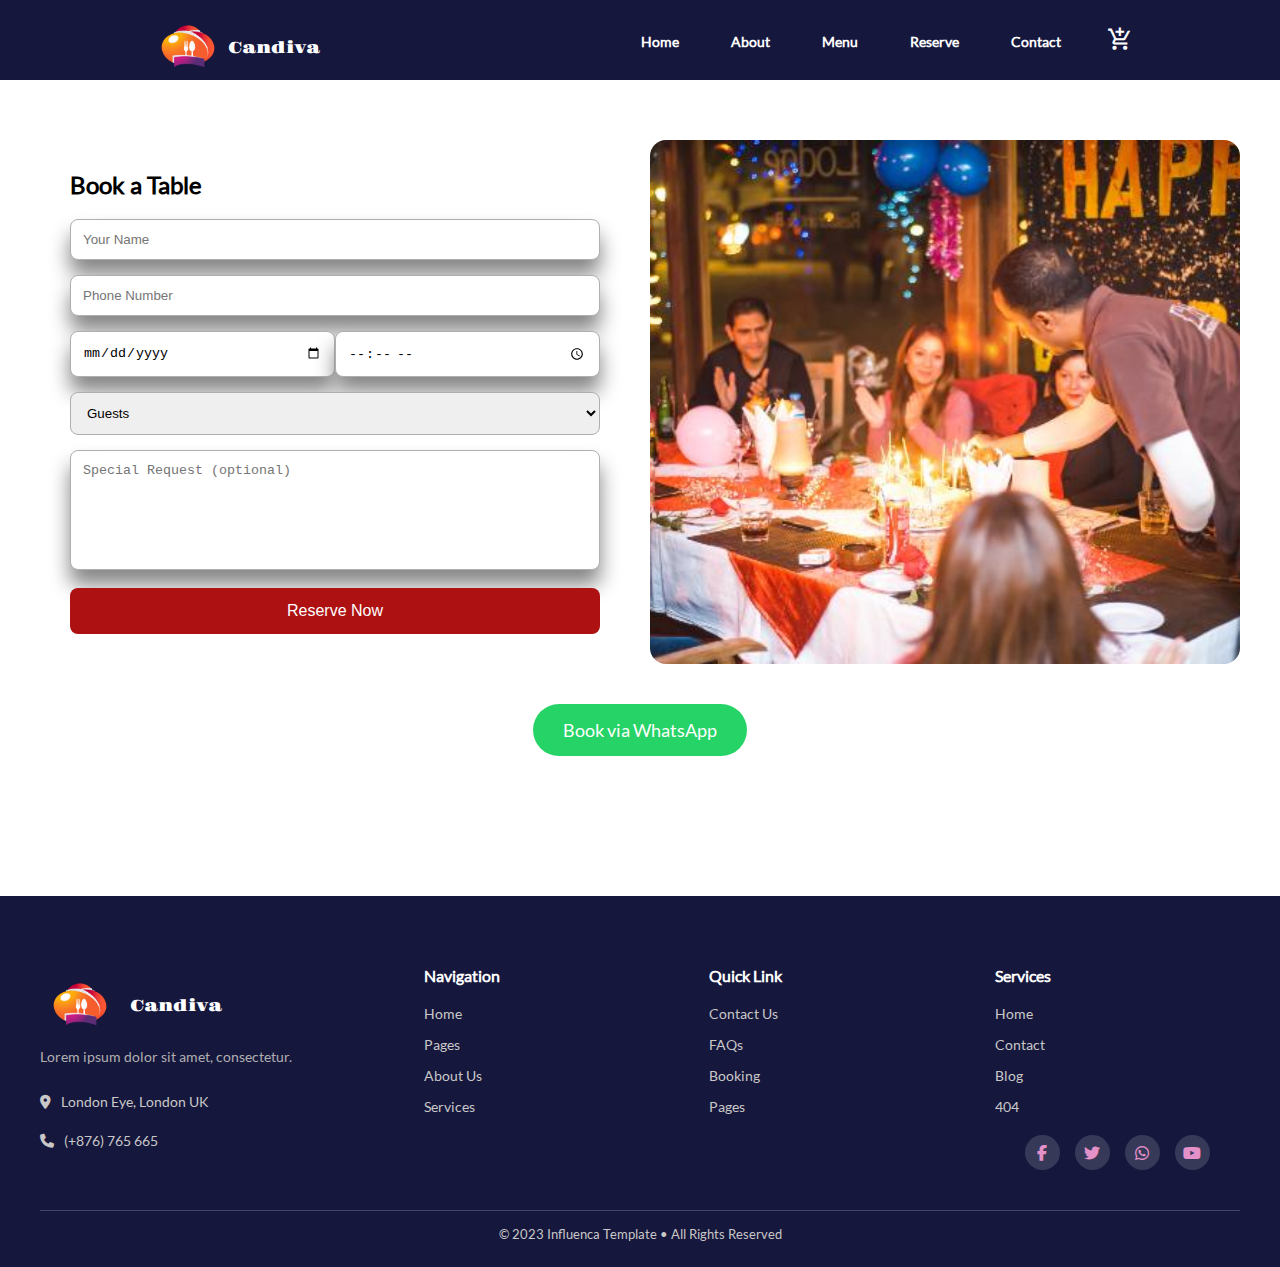
<file: reserve.html>
<!DOCTYPE html>
<html lang="en">

<head>
    <meta charset="UTF-8">
    <meta name="viewport" content="width=device-width, initial-scale=1.0">
    <title>Candiva || Reserve Table</title>
    <!-- Google Fonts CDN -->
    <link rel="stylesheet" href="https://fonts.googleapis.com/icon?family=Material+Icons">
    <link rel="stylesheet"
        href="https://fonts.googleapis.com/css2?family=Material+Symbols+Outlined:opsz,wght,FILL,GRAD@20..48,100..700,0..1,-50..200&icon_names=add_shopping_cart" />
    <!-- Font Awesome CDN -->
    <link rel="stylesheet" href="https://cdnjs.cloudflare.com/ajax/libs/font-awesome/6.4.0/css/all.min.css">

    <link rel="icon" href="images/logo.png" type="image/x-icon">

    <link rel="stylesheet" href="index.css">
</head>

<body>
 <section id="header-section ">
        <header class="navbar cart" id="header">
            <div class="logo">
                <img src="images/logo.png" alt="Logo" />
                <span>Candiva</span>
            </div>
            <div class="list">
                <nav id="nav">
                     <ul class="nav-links">
                        <li><a href="index.html">Home</a></li>
                        <li><a href="about.html">About</a></li>
                        <li><a href="menu.html">Menu</a></li>
                         <li><a href="reserve.html">Reserve</a></li>
                        <li><a href="contact.html">Contact</a></li>
                       

                    </ul>

                </nav>
                <span id="menu">&#9776;</span>

                 <a href="cart.html" class="icon-cart">
                    <span class="material-symbols-outlined">
                        add_shopping_cart
                    </span>
                    <span id="count">0</span>
                </a>
            </div>




        </header>
    </section>

  <section class="reservation-section">

  <!-- div 1 : form -->
  <div class="reservation-form">
    <h2>Book a Table</h2>

 <form id="reservationForm" action="https://api.web3forms.com/submit" method="POST">

  <!-- required -->
  <input type="hidden" name="access_key" value="da12db88-aa08-49df-9064-e64953d745bb">
  <input type="hidden" name="subject" value="New Table Reservation">

  <input type="text" name="name" required placeholder="Your Name">
  <input type="tel" name="phone" required placeholder="Phone Number">

  <div class="row">
    <input type="date" name="date" required>
    <input type="time" name="time" required>
  </div>

  <select name="guests" required>
    <option value="">Guests</option>
    <option>1 - 2</option>
    <option>3 - 4</option>
    <option>5 - 6</option>
    <option>7+</option>
  </select>

  <textarea name="message" placeholder="Special Request (optional)"></textarea>

  <button type="submit">Reserve Now</button>

</form>

</div>

  <!-- div 2 : image slider -->
  <div class="reservation-slider">
    <img src="images/image5.jpg" class="slide active">
    <img src="images/image6.jpg" class="slide">
    <img src="images/image7.jpg" class="slide">
    <img src="images/image9.jpg" class="slide">
</div>

  <!-- div 3 : whatsapp -->
  <div class="reservation-whatsapp">
    <a href="#" id="whatsappBtn">
      Book via WhatsApp
    </a>
  </div>

  </section>


  <footer class="footer">
            <div class="footer-container">
                <!-- Brand -->
                <div class="footer-col brand">
                     <div class="footer-logo">
                        <img src="images/logo.png" alt="Logo" />
                        <span>Candiva</span>
                    </div>
                    <p>Lorem ipsum dolor sit amet, consectetur.</p>

                    <div class="contact-line">
                        <i class="fa-solid fa-location-dot"></i>
                        <span>London Eye, London UK</span>
                    </div>

                    <div class="contact-line">
                        <i class="fa-solid fa-phone"></i>
                        <span>(+876) 765 665</span>
                    </div>
                </div>
                <!-- Navigation -->
                <div class="footer-col">
                    <h4>Navigation</h4>
                    <ul>
                        <li><a href="#">Home</a></li>
                        <li><a href="#">Pages</a></li>
                        <li><a href="#">About Us</a></li>
                        <li><a href="#">Services</a></li>
                    </ul>
                </div>
                <!-- Quick Link -->
                <div class="footer-col">
                    <h4>Quick Link</h4>
                    <ul>
                        <li><a href="#">Contact Us</a></li>
                        <li><a href="#">FAQs</a></li>
                        <li><a href="#">Booking</a></li>
                        <li><a href="#">Pages</a></li>
                    </ul>
                </div>
                <!-- Services -->
                <div class="footer-col">
                    <h4>Services</h4>
                    <ul>
                        <li><a href="#">Home</a></li>
                        <li><a href="#">Contact</a></li>
                        <li><a href="#">Blog</a></li>
                        <li><a href="#">404</a></li>
                    </ul>


                    <div class="social">
                        <i class="fa-brands fa-facebook-f"></i>
                        <i class="fa-brands fa-twitter"></i>
                        <i class="fa-brands fa-whatsapp"></i>

                        <i class="fa-brands fa-youtube"></i>
                    </div>
                </div>

            </div>

            <div class="footer-bottom">
                © 2023 Influenca Template • All Rights Reserved
            </div>
  </footer>
  <script src="js/slider.js" defer></script>
  <script src="js/header.js" defer></script>
    <script src="js/form.js" defer></script>
     
    <script src="js/model.js" defer></script>
    



</body>
</html>
</file>
<file: index.css>
@font-face {
  font-family: 'Roboto';
  src: url('fonts/Lato-Regular.ttf') format('truetype');

}

@font-face {
  font-family: 'logo';
  src: url('fonts/GravitasOne-Regular.ttf') format('truetype');

}
/* ========================================
   INDEX PAGE - COMPLETE CSS STYLES
   ======================================== */

/* CSS Variables */
:root {
  --cream: #ffffff;
  --primary-color: #15173D;
  --secondary-color: #982598;
  --star-color: #E491C9;
  --background-color: #F5F5DC;
  --white: #fffefe;
  --text-color: #484848;
  --gray: #b0afaf;
  --gray2: #868585;
  --gray3: #c9c7c7;
  --black: #000000;
  --red: #ae1111;
}

/* Reset & Base Styles */
* {
  margin: 0;
  padding: 0;
  box-sizing: border-box;
}

body {
  background-color: var(--cream);
  font-family: 'Roboto';
}

/* ========================================
   HEADER / NAVBAR
   ======================================== */
header {
  position: fixed;
  width: 100%;
  background: none;
  height: 80px;
  display: flex;
  justify-content: space-around;
  align-items: center;
  z-index: 1000;
}

header .logo {
  display: flex;
  justify-content: center;
  align-items: center;
}

header .logo img {
  width: 80px;
  height: 80px;
  margin-top: 15px;
}

header .logo span {
  color: var(--secondary-color);
  margin-top: 20px;
  font-family: 'logo', sans-serif;
  font-size: 1rem;
}

header .list {
  display: flex;
  align-items: center;
}

header nav ul {
  list-style: none;
  display: flex;
}

header nav ul li {
  margin: 0 10px;
}

header nav ul li a {
  color: var(--text-color);
  text-decoration: none;
  margin: 0 1rem;
  font-size: 0.9rem;
  font-weight: 600;
  transition: color 0.3s;
}

header nav ul li a:hover {
  color: var(--secondary-color);
  text-decoration: underline;
}

header #menu {
  color: var(--text-color);
  display: none;
  font-size: 1.4rem;
  cursor: pointer;
}

header .icon-cart {
  position: relative;
  text-decoration: none;
  color: inherit;
  margin-left: 20px;
}

header .material-symbols-outlined {
  font-size: 1.6rem;
}

header #count {
  position: absolute;
  top: -6px;
  right: -10px;
  background: red;
  color: white;
  font-size: 12px;
  width: 18px;
  height: 18px;
  border-radius: 50%;
  display: flex;
  align-items: center;
  text-align: center;
  justify-content: center;
}

header.scrolled {
  background-color: var(--primary-color);
  box-shadow: 5px 2px 10px var(--gray);
}

header.scrolled .logo span,
header.scrolled nav ul li a,
header.scrolled #menu,
header.scrolled .icon-cart {
  color: var(--white);
}

/* ========================================
   HERO SECTION
   ======================================== */
.hero {
  color: var(--primary-color);
  min-height: 100vh;
  width: 100%;
  display: flex;
  justify-content: center;
  align-items: center;
  text-align: center;
  margin-bottom: 50px;
  padding: 100px 20px 60px;
  box-sizing: border-box;
}

.hero > div {
  flex-basis: 50%;
}

.hero .image img {
  width: 100%;
  max-width: 600px;
  height: auto;
  border-radius: 20px;
  display: block;
}

.hero .hero-content {
  max-width: 600px;
  margin-left: 3%;
  padding-right: 20px;
  box-sizing: border-box;
}

.hero .hero-content h1 {
  text-align: left;
  font-size: 2.7rem;
  line-height: 60px;
  color: var(--primary-color);
  font-weight: bold;
  margin-bottom: 20px;
}

.hero .hero-content p {
  text-align: left;
  font-size: 1.2rem;
  line-height: 1.9rem;
  margin-bottom: 30px;
  color: var(--text-color);
}

.hero .btn-hero {
  display: flex;
  flex-wrap: wrap;
  gap: 20px;
  width: 100%;
}

.hero .btn-hero a {
  text-decoration: none;
  font-weight: bold;
  padding: 12px 30px;
  font-size: 1rem;
  background-color: var(--secondary-color);
  color: var(--white);
  border: none;
  border-radius: 5px;
  cursor: pointer;
  transition: all 0.3s ease;
  display: inline-block;
}

.hero .btn-hero a:hover {
  background-color: var(--primary-color);
  color: var(--white);
  transform: translateY(-2px);
}

/* ========================================
   SERVICE INFO SECTION
   ======================================== */
.survice-info {
  display: flex;
  justify-content: center;
  align-items: center;
  text-align: left;
  flex-wrap: wrap;
  margin-bottom: 60px;
  margin-top: 8px;
  padding: 0 20px;
}

.survice-info > div {
  flex-basis: 50%;
  box-sizing: border-box;
}

.survice-info .text {
  max-width: 500px;
}

.survice-info .text h1 {
  font-size: 3rem;
  font-weight: bold;
  color: var(--black);
  margin-bottom: 20px;
  text-align: left;
}

.survice-info .text p {
  color: var(--text-color);
  font-size: 1.1rem;
  line-height: 1.8rem;
}

.survice-info .survice {
  display: grid;
  grid-template-columns: repeat(2, 1fr);
  gap: 20px;
  margin-top: 20px;
}

.survice-info .survice div {
  display: flex;
  align-items: center;
  gap: 10px;
}

.survice-info .survice span {
  font-size: 1.2rem;
}

.survice-info img {
  width: 100%;
  border-radius: 15px;
  object-fit: cover;
}

/* ========================================
   SERVICES GRID
   ======================================== */
.services {
  padding: 40px 0;
}

#title-service {
  text-align: center;
  margin-bottom: 30px;
  font-size: 2rem;
  color: var(--primary-color);
}

.services-grid {
  display: grid;
  grid-template-columns: repeat(auto-fit, minmax(220px, 1fr));
  gap: 20px;
  margin-left: 3%;
  margin-right: 3%;
  margin-top: 25px;
  margin-bottom: 100px;
}

.service-card {
  border-radius: 16px;
  padding: 30px 25px;
  text-align: center;
  background: linear-gradient(135deg, var(--cream), var(--gray3));
  animation: float 1s ease-in-out infinite;
  box-shadow: 0 15px 35px rgba(0, 0, 0, 0.15);
}

.service-card:hover {
  cursor: pointer;
  animation: none;
}

.service-card .icon i {
  font-size: 2rem;
  color: var(--star-color);
  margin-bottom: 10px;
}

.service-card h3 {
  font-size: 20px;
  color: var(--black);
  margin-bottom: 10px;
}

.service-card p {
  font-size: 15px;
  color: var(--text-color);
  line-height: 1.6;
}

@keyframes float {
  0% { transform: translateY(0); }
  50% { transform: translateY(-8px); }
  100% { transform: translateY(0); }
}

/* ========================================
   MENU SECTION
   ======================================== */
.menu-tittle {
  margin-top: 100px;
  display: flex;
  justify-content: space-around;
  flex-wrap: wrap;
  padding: 0 20px;
}

.menu-tittle h1 {
  color: var(--black);
  max-width: 500px;
  font-size: 2.5rem;
  font-weight: bold;
}

.menu-tittle p {
  font-size: 1.1rem;
  color: var(--text-color);
  max-width: 500px;
  line-height: 2rem;
}

.menu {
  padding: 40px 0;
}

.menu .cards-menu {
  padding-top: 20px;
  display: flex;
  justify-content: center;
  text-align: center;
  align-items: center;
  gap: 20px;
  flex-wrap: wrap;
}

.menu .card-menu {
  flex-basis: 20%;
  min-width: 250px;
  background-color: var(--cream);
  box-shadow: 0 15px 35px rgba(241, 9, 9, 0.25);
  margin-bottom: 20px;
  border-radius: 5%;
  padding: 15px;
  text-align: left;
}

.menu .card-menu .img-card {
  width: 100%;
}

.menu .card-menu img {
  width: 100%;
  height: 250px;
  border-radius: 5% 5% 0 0;
  object-fit: cover;
}

.menu .card-menu p {
  color: var(--gray2);
  text-align: left;
  margin: 10px 0;
}

.menu .card-menu small {
  font-size: 1.4rem;
  color: var(--star-color);

}

.menu .card-menu .card-menu-info {
  display: flex;
  justify-content: space-between;
  margin-top: 5px;
}

.menu .card-menu .card-menu-info p {
  font-size: 1.2rem;
  color: var(--primary-color);
  font-weight: bold;
}

.menu .card-menu .card-menu-info span {
  font-size: 1.2rem;
  color: var(--primary-color);
}

.btn-order {
  text-align: center;
  margin-top: 15px;
}

.btn-order button {

  font-weight: bold;
  padding: 10px 30px;
  font-size: 0.9rem;
  background-color: var(--secondary-color);
  color: var(--white);
  border: none;
  border-radius: 5px;
  cursor: pointer;
  transition: all 0.3s ease;
}

.btn-order button:hover {
  background-color: var(--primary-color);
}

  .ShowMenu {
  margin-right: 80px;
  float: right;
  text-decoration: none;
  border: 1px solid var(--cream);
  font-size: 15px;
  border-radius: 15px;
  padding: 15px 20px;
  cursor: pointer;
  color: var(--primary-color);
  font-family: "logo";
  transition: all 0.3s ease;
}

.ShowMenu:hover {
  background-color: var(--primary-color);
  color: var(--cream);
}

/* ========================================
   MODAL
====================================*/
.modal {
  display: none;
  position: fixed;
  top: 0;
  left: 0;
  width: 100%;
  height: 100%;
  background: rgba(0, 0, 0, 0.6);
  justify-content: center;
  align-items: center;
  z-index: 1000;
  padding: 50px;
}

.modal-content {
  background: var(--cream);
  padding: 15px;
  border-radius: 12px;
  width: 300px;
  text-align: center;
  position: relative;
}

.close {
  position: absolute;
  top: 10px;
  right: 15px;
  font-size: 24px;
  cursor: pointer;
  color: var(--red);
}

.close:hover {
  font-size: 30px;
}

#quantity {
  width: 70px;
  height: 30px;
  margin: 10px 0;
  padding: 10px;
}

#confirmOrder {
  margin-top: 20px;
  font-weight: bold;
  padding: 10px 30px;
  font-size: 0.9rem;
  background-color: var(--primary-color);
  color: var(--white);
  border: none;
  border-radius: 2%;
  cursor: pointer;
  transition: cubic-bezier(0.47, 0, 0.745, 0.715) 0.3s;

}

#modalTitle {
  color: var(--secondary-color);
  font-family: "Roboto";
  margin-bottom: 20px;
  font-weight: bold;
  margin-top: 20px;
}

#modalPrice {
  font-size: 1.1rem;
  font-family: "Roboto";

}

#ImageModal {
  width: 250px;
  height: 200px;
  border-radius: 5%;
}

/* ========================================
   RESERVE TABLE SECTION
   ======================================== */
.reserve-table {
  margin-top: 80px;
  width: 100%;
  display: flex;
  justify-content: center;
  text-align: center;
  align-items: center;
  flex-wrap: wrap;
  gap: 20px;
  padding: 40px 20px;
}

.reserve-table div {
  flex-basis: 40%;
}

.reserve-table .text {
  max-width: 700px;
  text-align: left;
}

.reserve-table .text h1 {
  text-align: left;
  margin-bottom: 10px;
  font-size: 2.6rem;
  line-height: 3.2rem;
}

.reserve-table .text p {
  max-width: 500px;
  color: var(--text-color);
  line-height: 2rem;
  font-size: 1.2rem;
  margin-bottom: 20px;
}

.reserve-img img {
  border-radius: 50%;
  width: 500px;
  height: 500px;
  box-shadow: 10px 5px 15px 10px var(--star-color);
  object-fit: cover;
}

.btn-reserve {
  text-decoration: none;
  font-weight: bold;
  padding: 12px 30px;
  font-size: 1rem;
  background-color: var(--secondary-color);
  color: var(--white);
  border: none;
  border-radius: 5px;
  cursor: pointer;
  transition: all 0.3s ease;
  display: inline-block;
}

.btn-reserve:hover {
  background-color: var(--primary-color);
  transform: translateY(-2px);
}

/* App Download Section */
.web-img img {
  width: 350px;
  height: 500px;
  border-radius: 15px;
}

.app-buttons {
  display: flex;
  gap: 15px;
  margin-top: 25px;
  flex-wrap: wrap;
}

.store-btn {
  padding: 12px 22px;
  border-radius: 30px;
  text-decoration: none;
  font-weight: 600;
  display: flex;
  align-items: center;
  gap: 8px;
  transition: all 0.3s ease;
}

.store-btn.apple {
  background: var(--black);
  color: var(--white);
}

.store-btn.google {
  border: 2px solid var(--black);
  color: var(--black);
}

.store-btn:hover {
  transform: translateY(-3px);
}

/* ========================================
   SLIDER / TESTIMONIALS
   ======================================== */
.slider-container {
  max-width: 1200px;
  margin: 60px auto;
  padding: 0 20px;
}

.slider-container .title-icon {
  display: flex;
  justify-content: space-between;
  margin-bottom: 20px;
  margin-top: 100px;
}

.container-title h2 {
  color: var(--black);
  text-align: left;
  font-size: 2.6rem;
}

.slider-viewport {
  overflow: hidden;
  width: 100%;
}

.slider-track {
  display: flex;
  transition: transform 0.4s ease;
}

.card {
  flex: 0 0 calc(100% / 4);
  padding: 0 20px;
  margin: 30px 10px;
  background: var(--white);
  border-radius: 12px;
  text-align: center;
  box-shadow: 0 4px 8px rgba(0, 0, 0, 0.1);
}

.card:hover {
  box-shadow: 0 6px 12px rgba(0, 0, 0, 0.2);
  transform: translateY(-5px);
}

.quote {
  font-size: 60px;
  color: var(--secondary-color);
}

.card img {
  width: 60px;
  height: 60px;
  border-radius: 50%;
  margin: 15px 0 5px;
  border: 5px solid var(--primary-color);
}

.card h4 {
  color: var(--primary-color);
  margin: 10px 0;
  font-weight: bold;
}

.card p {
  color: var(--gray2);
  margin: 10px 0;
}

.stars {
  color: var(--star-color);
  font-size: 1.5rem;
}

.nav {
  background: var(--secondary-color);
  color: var(--white);
  border: none;
  padding: 15px 18px;
  cursor: pointer;
  border-radius: 50%;
  margin: 0 5px;
}
.nav:disabled {
  opacity: 0.4;
  cursor: not-allowed;
}

.nav:hover {
  background: var(--primary-color);
}

/* Chef Cards */
.card.chef {
  background: none;
  padding: 0;
  box-shadow: none;
}

.card.chef img {
  border: none;
  border-radius: 10px 10px 0 0;
  width: 100%;
  height: 300px;
  object-fit: cover;
  margin-top: 0;
}

.card.chef h4 {
  background: var(--primary-color);
  color: var(--white);
  padding: 15px;
  margin: 0;
  border-radius: 0 0 10px 10px;
}

/* ========================================
   CONTACT SECTION
   ======================================== */
.contact-section {
  padding: 80px 40px;
  max-width: 1300px;
  margin: 0 auto;
}

.contact-container {
  max-width: 1200px;
  display: grid;
  grid-template-columns: 1fr 1fr;
  gap: 40px;
}

.contact-info .box {
  display: grid;
  grid-template-columns: repeat(2, 1fr);
  gap: 20px;
  margin-bottom: 20px;
}

.info-box {
  background: var(--white);
  padding: 20px;
  text-align: center;
  display: flex;
  justify-content: center;
  gap: 20px;
  border-radius: 12px;
  box-shadow: 0 10px 30px rgba(0, 0, 0, 0.08);
}

.info-box:hover {
  transform: translateY(-5px);
}

.info-box span {
  font-size: 30px;
}

.info-box h4 {
  color: var(--black);
  font-weight: bold;
  margin-bottom: 8px;
}

.info-box p {
  color: var(--gray2);
}

.map iframe {
  margin-top: 15px;
  width: 100%;
  height: 220px;
  border: none;
  border-radius: 12px;
}

.contact-form h2 {
  color: var(--primary-color);
  margin-bottom: 10px;
  font-weight: bold;
}

.contact-form p {
  margin-bottom: 25px;
  color: var(--gray2);
}

form input,
form textarea {

  width: 100%;
  padding: 14px;
  margin-bottom: 15px;
  border-radius: 8px;
  box-shadow: 0 15px 20px var(--gray2);

  border: 1px solid var(--cream);
  outline: none;

}

form textarea {
  resize: none;
  height: 120px;
}

form button {
  width: 100%;
  padding: 14px;
  background: var(--secondary-color);
  color: var(--white);
  border: none;
  border-radius: 30px;
  font-size: 16px;
  cursor: pointer;
  transition: all 0.3s ease;
}

form button:hover {
  background: var(--primary-color);
}

/* ========================================
   FOOTER
   ======================================== */
.footer {
  background-color: var(--primary-color);
  padding: 70px 40px 25px;
}

.footer-container {
  max-width: 1200px;
  margin: auto;
  display: grid;
  grid-template-columns: 1.4fr 1fr 1fr 1fr;
  gap: 40px;
}

.footer-col .footer-logo img {
  width: 80px;
  height: 80px;
}

.footer-col.brand .footer-logo {
  display: flex;
  align-items: center;
  gap: 10px;
}

.footer-col.brand .footer-logo span {
  color: var(--cream);
  font-family: 'logo', sans-serif;
}

.brand p {
  font-size: 14px;
  color: var(--gray);
  margin-bottom: 20px;
  line-height: 1.6;
}

.contact-line {
  display: flex;
  align-items: center;
  gap: 10px;
  font-size: 14px;
  margin-bottom: 12px;
  color: var(--gray3);
}

.footer-col h4 {
  margin-bottom: 18px;
  font-size: 16px;
  color: var(--cream);
}

.footer-col ul {
  list-style: none;
  padding: 0;
}

.footer-col ul li {
  margin-bottom: 12px;
}

.footer-col ul li a {
  color: var(--gray3);
  text-decoration: none;
  font-size: 14px;
  transition: all 0.3s ease;
}

.footer-col ul li a:hover {
  color: var(--white);
  padding-left: 5px;
}

.social {
 margin-top: 20px;
  display: flex;
  gap: 15px;
  justify-content: center;
  align-items: center;
  text-align: center;
}

.social i {
  width: 35px;
  height: 35px;
  background: rgba(255, 255, 255, 0.15);
  border-radius: 50%;
  display: flex;
  align-items: center;
  justify-content: center;
  cursor: pointer;
  transition: all 0.3s ease;
  color: var(--star-color);
}

.social i:hover {
  background: var(--secondary-color);
}

.footer-bottom {
  margin-top: 40px;
  padding-top: 15px;
  border-top: 1px solid rgba(255, 255, 255, 0.2);
  text-align: center;
  font-size: 13px;
  color: var(--gray3);
}

/* ========================================
   RESPONSIVE STYLES
   ======================================== */

/* Tablet (max-width: 900px) */
@media (max-width: 900px) {
  header {
    justify-content: space-between;
    padding: 0 20px;
  }

  header #menu {
    display: grid;
  }

  nav {
position: absolute;
    top: 60px;
    right: 30px;
    width: 200px;
    justify-content: center;
    align-items: center;
    text-align: center;
    background-color: var(--white);
    background: linear-gradient(135deg, var(--secondary-color), var(--gray), var(--primary-color));
    box-shadow: 0 0 10px var(--primary-color);
    max-height: 0;
    overflow: hidden;
    transition: .3s;

    }

  nav.active {
    max-height: 400px;
  }

  nav ul {
    flex-direction: column;
    padding: 20px;
  }

nav ul li {
  margin-bottom: 20px !important; 
}

  nav ul li a {
   font-size: 1rem !important;
    color: var(--white) !important;
    
    font-weight: 700
    
  }

  /* Hero */
  .hero {
    flex-direction: column-reverse;
    padding-top: 120px;
    text-align: center;
  }

  .hero > div {
    flex-basis: 100%;
  }

  .hero .hero-content {
    padding-right: 0;
    margin-left: 0;
    text-align: center;
  }

  .hero .hero-content h1 {
    font-size: 2.2rem;
    line-height: 1.3;
    text-align: center;
  }

  .hero .hero-content p {
    font-size: 1.1rem;
    text-align: center;
  }

  .hero .btn-hero {
    justify-content: center;
  }

  /* Service Info */
  .survice-info > div {
    flex-basis: 100%;
  }

  .survice-info .text {
    max-width: 100%;
    padding: 20px 0;
  }

  /* Reserve Table */
  .reserve-table div {
    flex-basis: 100%;
    text-align: center;
  }

  .reserve-table .text h1 {
    text-align: center;
  }

  .reserve-img img {
    width: 300px;
    height: 300px;
  }

  .web-img img {
    width: 280px;
    height: 350px;
  }

  /* Contact */
  .contact-container {
    grid-template-columns: 1fr;
  }

  /* Footer */
  .footer-container {
    grid-template-columns: 1fr 1fr;
  }

  /* Cards */
  .card {
    flex: 0 0 calc(100% / 2);
  }

  .container-title h2 {
    font-size: 1.8rem;
  }
}

/* Mobile (max-width: 600px) */
@media (max-width: 600px) {
  .hero {
    padding-top: 100px;
    padding-left: 15px;
    padding-right: 15px;
  }

  .hero .hero-content h1 {
    font-size: 1.8rem;
    line-height: 1.3;
  }

  .hero .hero-content p {
    font-size: 1rem;
  }

  .hero .btn-hero {
    flex-direction: column;
    align-items: center;
        width: 100%;
  }

  .hero .btn-hero a {
    width: 100%;
    max-width: 280px;
    text-align: center;
  }

  .survice-info .text h1 {
    font-size: 2rem;
  }

  .survice-info .survice {
    grid-template-columns: 1fr;
  }

  .menu .card-menu {
    flex-basis: 90%;
  }

  .reserve-table .text h1 {
    font-size: 1.8rem;
    line-height: 1.3;
  }

  .app-buttons {
    flex-direction: column;
  }

  .card {
    flex: 0 0 100%;
  }

  .contact-info .box {
    grid-template-columns: 1fr;
  }

  .footer-container {
    grid-template-columns: 1fr;
    text-align: center;
  }

  .footer-col.brand .footer-logo {
    justify-content: center;
  }

  .contact-line {
    justify-content: center;
  }

  .social {
    justify-content: center;
  }
}

/* Small Mobile (max-width: 400px) */
@media (max-width: 400px) {
  .hero {
    padding-top: 50px;
  }

  .hero .hero-content h1 {
    font-size: 1.6rem;
   margin-bottom: 10px !important;

    
  }
  .hero .hero-content p {
  margin-bottom: 20px  !important;
  }
  .reserve-img img {
    width: 200px;
    height: 200px;
  }

  .web-img img {
    width: 100%;
    height: auto;
    margin-bottom: 20px !important;

  }
}


/******************about page*****************/


.navbar.about a,
.navbar.about .logo span,
.navbar.about #menu {
  color: var(--white)
}

/* Hero */
.about-hero {
  height: 55vh;
  background: url('images/image4.jpg') center/cover no-repeat;
  object-fit: fill;
  position: relative;
}

.about-hero .overlay {
  background: rgba(0, 0, 0, 0.6);
  height: 100%;
  display: flex;
  flex-direction: column;
  justify-content: center;
  align-items: center;

}

.about-hero h1 {
  font-size: 48px;
  color: var(--primary-color);
  background-color: var(--white);
  padding: 0 15px;
}

.about-hero p {
  font-size: 18px;
  margin-top: 10px;
  color: var(--cream);
}

.about-info {
  flex-wrap: wrap;
  display: flex;
  align-items: center;
  gap: 40px;
  width: 80%;
  margin: 0 auto;
  margin-top: 30px;
  box-shadow: 0 4px 10px var(--black);
  padding: 20px;
}

.about-info .text {
  flex: 1;
}

.about-info .text h2 {
  margin-bottom: 20px;
  text-align: left;
}

.about-info .text p {
  text-align: left;
  line-height: 1.9rem;
  color: var(--text-color);
}

.about-info .image {
  flex: 1;
}

.about-info img {
  width: 100%;
  border-radius: 12px;
}

/* Values */
.values {
  background: var(--white);
  padding: 80px 5%;
  text-align: center;
}



.values-box {
  display: flex;
  gap: 30px;
  justify-content: center;
  margin-top: 20px;
}

.value {
  background-color: var(--secondary-color);
  padding: 30px;
  border-radius: 12px;
  width: 280px;
}

.value span {
  font-size: 35px;
}

.value h3 {
  font-size: 20px;
  color: var(--white);
  margin-bottom: 10px;
}

.value p {

  color: var(--star-color);
  margin-bottom: 10px;
}

/* CTA */
.cta {
  background: var(--primary-color);
  color: var(--white);
  text-align: center;
  padding: 60px 20px;
}

.cta a {
  display: inline-block;
  margin-top: 20px;
  background: var(--star-color);
  color: var(--primary-color);
  padding: 12px 30px;
  border-radius: 30px;
  text-decoration: none;
  font-weight: 600;
}

/* Gallery */
.gallery {
  padding: 80px 10%;
  background-color: #f9f9f9;
  text-align: center;
}

.gallery h2 {
  margin-bottom: 40px;
  font-size: 32px;
}

.gallery-grid {
  display: grid;
  grid-template-columns: repeat(auto-fit, minmax(220px, 1fr));
  gap: 20px;
}

.gallery-item {
  overflow: hidden;
  border-radius: 15px;
  position: relative;
}

.gallery-item img {
  width: 100%;
  height: 100%;
  object-fit: cover;
  transition: transform 0.4s ease;
}

.gallery-item:hover img {
  transform: scale(1.1);
}

/* Responsive */
@media (max-width: 900px) {
  .about-info {
    flex-direction: column;
    text-align: center;
  }

  .values-box {
    flex-direction: column;
    align-items: center;
  }
}


/****************reservation   page******************/
.reservation-section {
  margin: 100px auto;

  width: 100%;
  display: grid;
  grid-template-columns: 1fr 1fr;
  gap: 20px;
  padding: 40px;
}

/* form */
.reservation-form {
  background: #fff;
  padding: 30px;
  border-radius: 12px;
}

.reservation-form h2 {
  margin-bottom: 20px;
}

.reservation-form input,
.reservation-form select,
.reservation-form textarea {
  width: 100%;
  padding: 12px;
  margin-bottom: 15px;
  border-radius: 8px;
  border: 1px solid var(--gray);
}



.reservation-form .row {

  display: flex;
  justify-content: space-between !important;

}

.reservation-form .row input {
  width: 100%;
}

.reservation-form button {
  width: 100%;
  padding: 14px;
  background: var(--red);
  color: var((--white));
  border: none;
  border-radius: 8px;
  cursor: pointer;
}

/* slider */
.reservation-slider {
  width: 100%;
  height: 100%;
  border-radius: 16px;
  overflow: hidden;
}

.reservation-slider .slide {
  width: 100%;
  height: 100%;
  object-fit: cover;
  display: none;
}

.reservation-slider img {
  width: 100%;
  height: 100%;
  object-fit: cover;
  display: none;
}

.reservation-slider .slide.active {
  display: block;
}

/* whatsapp */
.reservation-whatsapp {
  grid-column: 1 / -1;
  text-align: center;
  margin-top: 20px;
}

.reservation-whatsapp a {
  display: inline-block;
  padding: 15px 30px;
  background: #25D366;
  color: var(--white);
  font-size: 18px;
  border-radius: 50px;
  text-decoration: none;
}

/* responsive */
@media (max-width: 768px) {
  .reservation-section {
    grid-template-columns: 1fr;
  }
}


/* ===== TESTIMONIALS & Feedback SECTION ===== */
.slider-container {
  max-width: 1200px;
  margin: 60px auto;
}

.slider-container .title-icon {
  display: flex;
  justify-content: space-between;
  margin-bottom: 20px;
  margin-top: 100px;
}

.container-title h2 {
  color: var(--black);
  text-align: left;
  font-size: 2.6rem;
}

.slider-viewport {
  overflow: hidden;
  width: 100%;
}

.slider-track {
  display: flex;
  transition: transform 0.4s ease;
}


/********************cart page****************/

.navbar.cart {
  margin-top: -100px;
  background-color: var(--primary-color);
  color: var(--white);
}

.navbar.cart li a,
.navbar.cart .material-symbols-outlined.icon-card,
.navbar.cart #menu,
.navbar.cart span {
  color: var(--white) !important;

}


.container {
  max-width: 900px;
  margin: 100px auto;
  padding: 20px;
  background-color: var(--cream);
  border-radius: 12px;
  box-shadow: 0 4px 10px rgba(0, 0, 0, 0.1);
  margin-top: 100px;


}

h1 {
  text-align: center;
  color: var(--primary-color);
}

.cart-items {
  margin-top: 20px;
  border-top: 2px solid var(--gray3);
}

.cart-item {
  display: flex;
  justify-content: space-between;
  align-items: center;
  padding: 15px 0;
  border-bottom: 1px solid var(--gray3);
}

.cart-item img {
  width: 80px;
  height: 80px;
  object-fit: cover;
  border-radius: 8px;
}

.cart-item-info {
  flex: 1;
  margin-left: 20px;
}

.cart-item-info p,
span {
  margin: 5px 0;

}

.cart-item-info span {
  color: var(--text-color);
}

.quantity-controls {
  display: flex;
  align-items: center;
  gap: 5px;
}

.quantity-controls button {
  padding: 5px 10px;
  background-color: var(--secondary-color);
  color: var(--white);
  border: none;
  border-radius: 5px;
  cursor: pointer;
}

.quantity-controls span {
  min-width: 20px;
  text-align: center;
}

.flex {
  display: flex;

}

.remove-btn {
  background-color: var(--red) !important;
  color: var(--white);
  border: none;
  padding: 10px 15px;
  border-radius: 5px;
  cursor: pointer;
  margin-left: 20px;
  font-family: "Roboto";


}

.qua-remove {
  display: flex;
  justify-content: center;
  text-align: center;
  align-items: center;
  gap: 20px;
}

.total {
  text-align: right;
  margin-top: 20px;
  font-size: 20px;
  font-weight: bold;
}

.checkout-btn {
  display: block;
  margin: 20px auto;
  padding: 12px 30px;
  background-color: var(--secondary-color);
  color: var(--white);
  border: none;
  border-radius: 8px;
  font-size: 18px;
  cursor: pointer;
}

.checkout-btn:hover {
  background-color: var(--secondary-color);
}



@media (max-width:500px) {

  .flex {
    display: flex;
    flex-direction: column;
  }

  .cart-item-info {
    margin-left: 0;
  }

  .qua-remove {
    display: flex;
    flex-direction: column;
  }

  .remove-btn {
    margin-top: 5px;

  }

}









/*************Menu Page*********************/
.section-menu {
  margin-bottom: 100px;
}

.filter {
  display: flex;
  justify-content: center;
  text-align: center;
  align-items: center;
  gap: 30px;
  margin-top: 100px;

}

.filter span {
  cursor: pointer;
  padding-bottom: 5px;
  color: var(--primary-color);
  font-weight: bold;
  font-size: 1.3rem;
}

.filter .active {
  border-bottom: 2px solid var(--primary-color);
}

.meals {
  display: flex;
  justify-content: center;
  gap: 30px;
  width: 100%;
  max-width: 1800px;
  flex-wrap: wrap;
  /* الافتراضي */
}

.sweets {
  display: flex;
  justify-content: center;
  gap: 30px;

  width: 100%;
  max-width: 1800px;
  flex-wrap: wrap;
}

.Juices {
  display: flex;
  justify-content: center;
  gap: 30px;
  width: 100%;
  max-width: 1800px;
  flex-wrap: wrap;
}

.sweets,
.Juices {
  display: none;
  gap: 30px;

}
</file>
